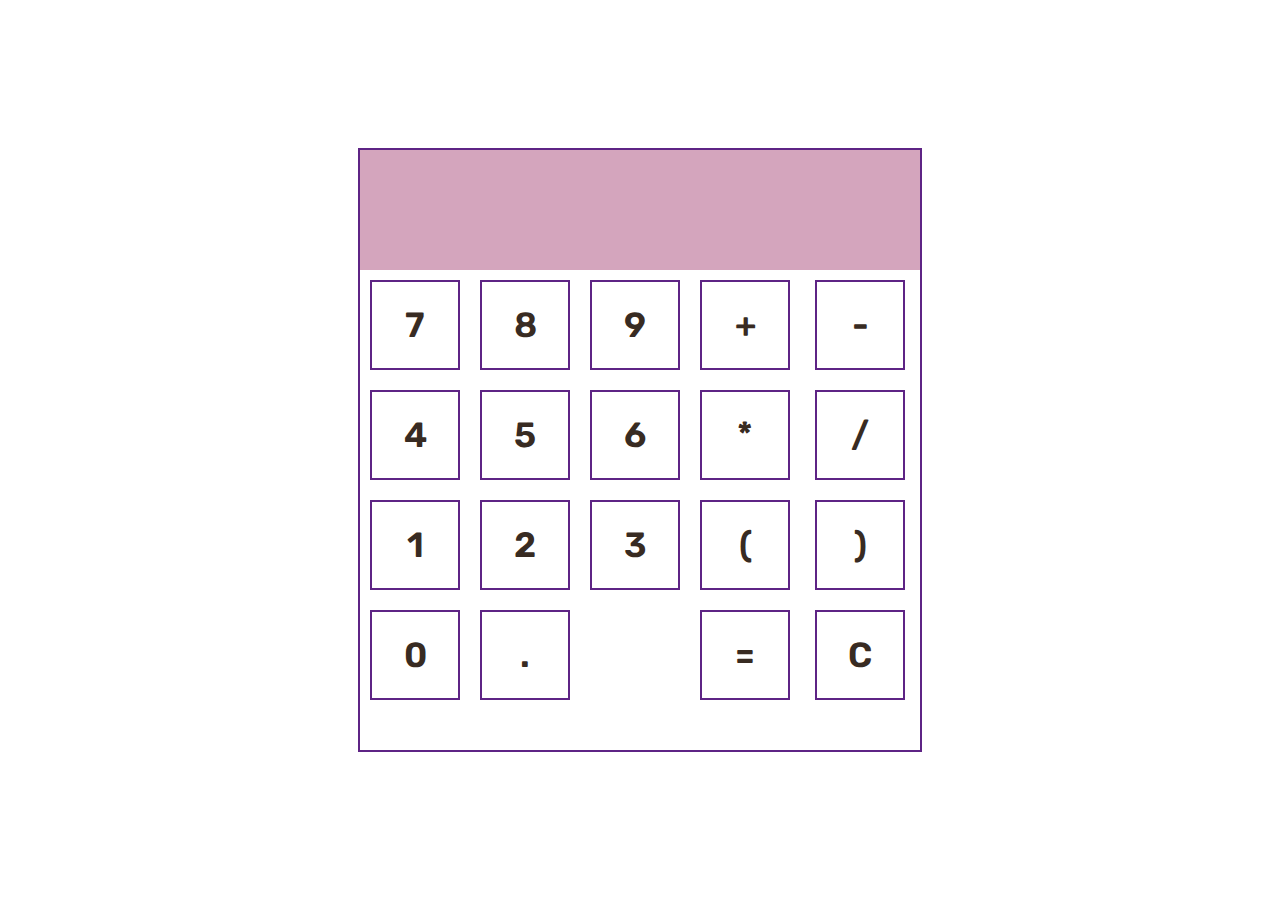
<file: calc/index.html>
<!DOCTYPE html>
<html lang="ru">

<head>
    <meta charset="UTF-8">
    <meta name="viewport" content="width=device-width, initial-scale=1.0">
    <meta http-equiv="X-UA-Compatible" content="ie=edge">
    <link href="https://fonts.googleapis.com/css2?family=Orbitron&display=swap" rel="stylesheet">
    <link href="https://fonts.googleapis.com/css2?family=Prompt&display=swap" rel="stylesheet">
    <link rel="stylesheet" href="style.css">
    <script src="main.js" defer></script>
    <title>Калькулятор</title>
</head>

<body>
    <main>
        <div class="calc-container">
            <div class="screen">
                <span class="js_screen"></span>
            </div>
            <div class="buttons">
                <div class="digits">
                    <button class="key digit">7</button>
                    <button class="key digit">8</button>
                    <button class="key digit">9</button>
                    <button class="key digit">4</button>
                    <button class="key digit">5</button>
                    <button class="key digit">6</button>
                    <button class="key digit">1</button>
                    <button class="key digit">2</button>
                    <button class="key digit">3</button>
                    <button class="key digit">0</button>
                    <button class="key digit">.</button>
                </div>
                <div class="other">
                    <button class="key operation">+</button>
                    <button class="key operation">-</button>
                    <button class="key operation">*</button>
                    <button class="key operation">/</button>
                    <button class="key bracket">(</button>
                    <button class="key bracket">)</button>
                    <button class="key result">=</button>
                    <button class="key clear">C</button>
                </div>
            </div>
        </div>
    </main>
</body>

</html>
</file>
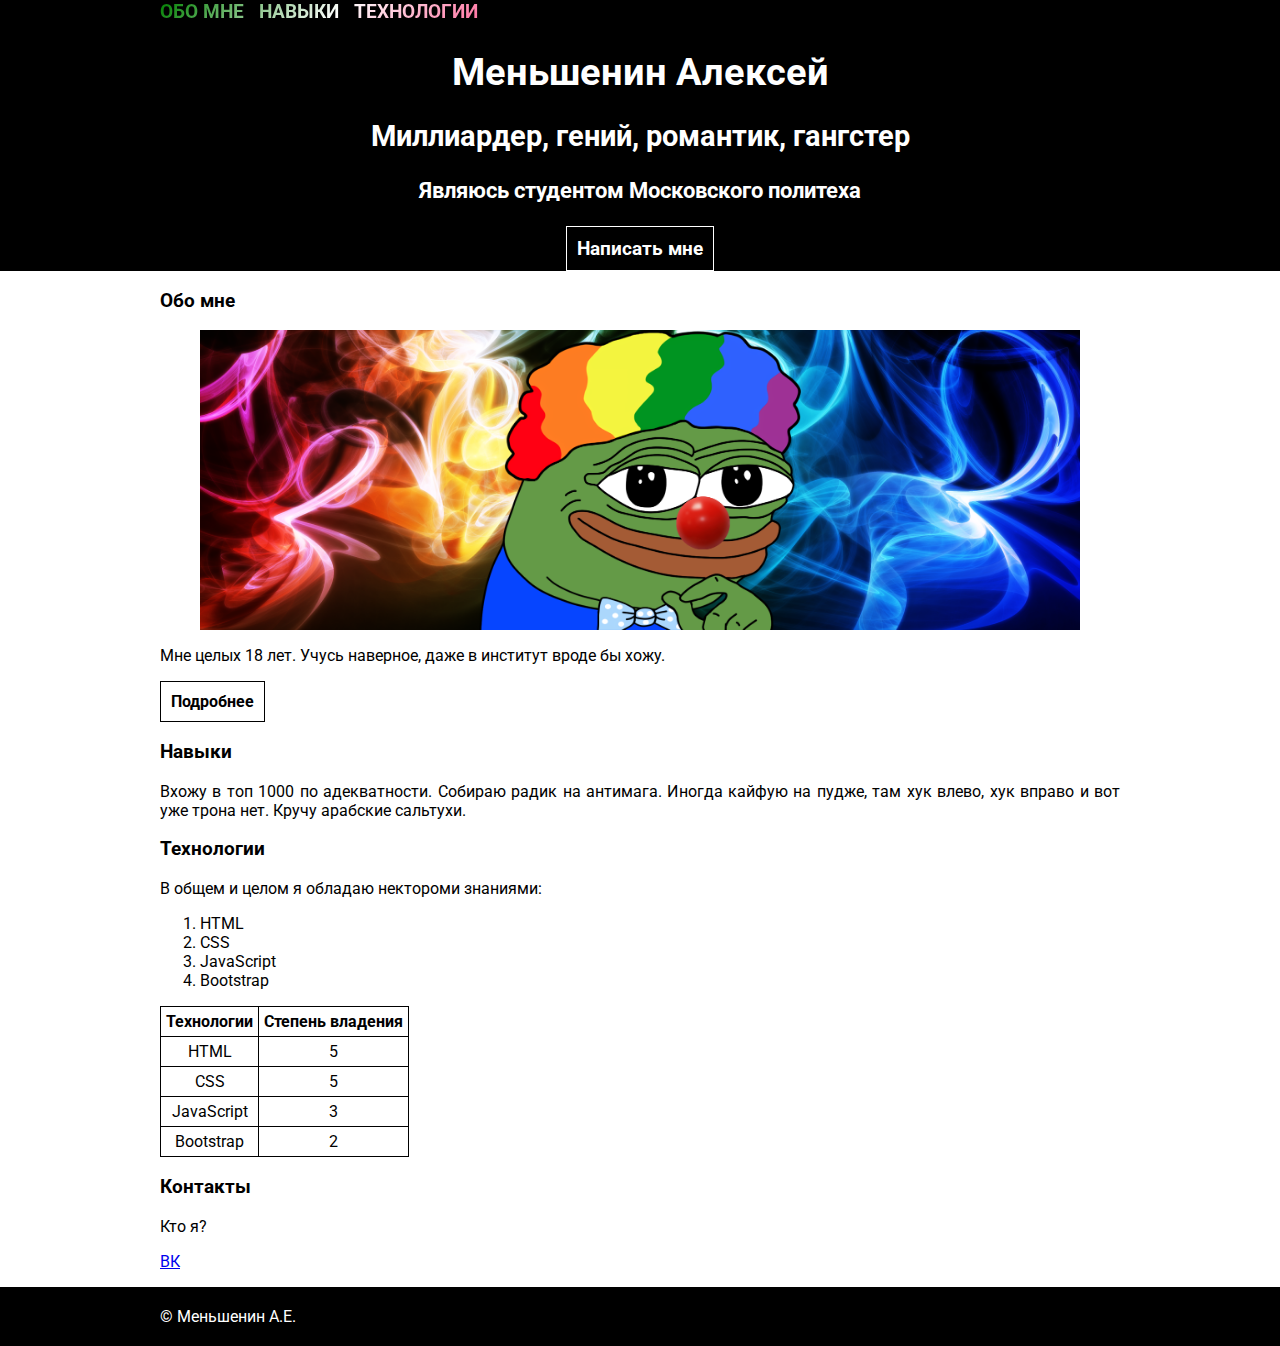
<file: lab1/index.html>
<!DOCTYPE HTML>
<html lang="ru">

	<head>
		<meta charset="UTF-8">
		<title>Веб-разработчик</title>
		<link rel="stylesheet" href="style.css">
		<link rel="preconnect" href="https://fonts.googleapis.com">
		<link rel="preconnect" href="https://fonts.gstatic.com" crossorigin>
		<link href="https://fonts.googleapis.com/css2?family=Roboto&display=swap" rel="stylesheet">
	</head>

	<body>

		<header class="header">
			<div class="container">
				<nav class="main-menu">
					<ul>
						<li><a href="#about">Обо мне</a></li>
						<li><a href="#skills">Навыки</a></li>
						<li><a href="#techologies">Технологии</a></li>
					</ul>
				</nav>
				<div class="text-align">
					<h1>Меньшенин Алексей</h1>
					<h2>Миллиардер, гений, романтик, гангстер</h2>
					<h3>Являюсь студентом Московского политеха</h3>
					<a class="btn contact-me-btn" href="mailto:bob.199.bk@gmail.com">Написать мне</a>
				</div>
			</div>
		</header>

		<main>
			<div class="container">
				<section id="about">
					<h3>Обо мне</h3>

					<figure class="avatar">
						<img src="images/person.png" alt="person">
					</figure>

					<p>Мне целых 18 лет. Учусь наверное, даже в институт вроде бы хожу.</p>

					<a class="btn" href="about.html">Подробнее</a>
				</section>

				<section id="skills">
					<h3>Навыки</h3>

					<p>Вхожу в топ 1000 по адекватности. Собираю радик на антимага. Иногда кайфую на пудже, там хук влево, хук вправо и вот уже трона нет. Кручу арабские сальтухи.</p>
				</section>


				<section id="techologies">
					<h3>Технологии</h3>

					<p>В общем и целом я обладаю нектороми знаниями:</p>

					<ol>
						<li>HTML</li>
						<li>CSS</li>
						<li>JavaScript</li>
						<li>Bootstrap</li>
					</ol>

					<table>
						<thead>
							<tr>
								<th>Технологии</th>
								<th>Степень владения</th>
							</tr>
						</thead>
						<tbody>
							<tr>
								<td>HTML</td>
								<td>5</td>
							</tr>
							<tr>
								<td>CSS</td>
								<td>5</td>
							</tr>
							<tr>
								<td>JavaScript</td>
								<td>3</td>
							</tr>
							<tr>
								<td>Bootstrap</td>
								<td>2</td>
							</tr>
						</tbody>
					</table>
				</section>
			<div class="kk">
				<section id="contacts">
					<h3>Контакты</h3>
					<p>Кто я?</p>
					<ul>
						<li><a href="https://vk.com/yoblaz3" target="_blank">ВК</a></li>
					</ul>
			</div>
		</main>

		<footer class="footer">
			<div class="container">
				&copy; Меньшенин А.Е.
			</div>
		</footer>

	</body>

</html>
</file>
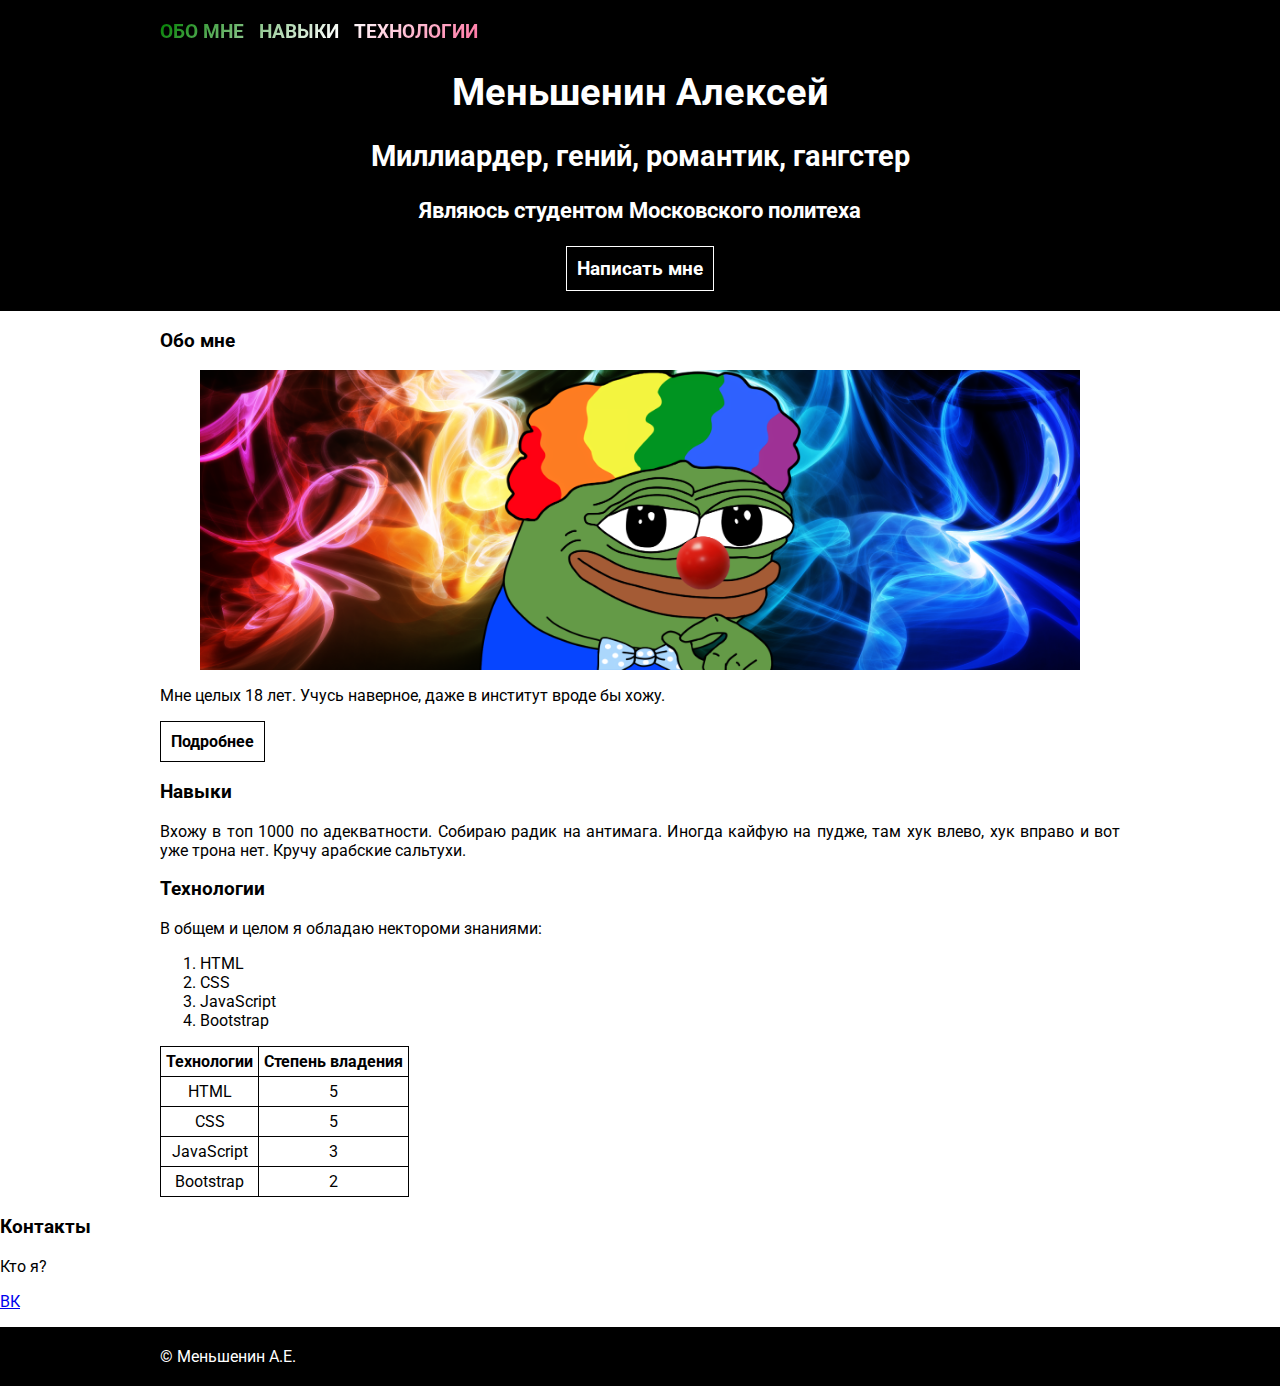
<file: lab1_upd/index.html>
<!DOCTYPE HTML>
<html lang="ru">

	<head>
		<meta charset="UTF-8">
		<title>Веб-разработчик</title>
		<link rel="stylesheet" href="style.css">
		<link rel="preconnect" href="https://fonts.googleapis.com">
		<link rel="preconnect" href="https://fonts.gstatic.com" crossorigin>
		<link href="https://fonts.googleapis.com/css2?family=Roboto&display=swap" rel="stylesheet">
	</head>

	<body>

		<header class="header">
			<div class="container">
				<nav class="main-menu">
					<ul>
						<li><a href="#about">Обо мне</a></li>
						<li><a href="#skills">Навыки</a></li>
						<li><a href="#techologies">Технологии</a></li>
					</ul>
				</nav>
				<div class="text-align">
					<h1>Меньшенин Алексей</h1>
					<h2>Миллиардер, гений, романтик, гангстер</h2>
					<h3>Являюсь студентом Московского политеха</h3>
					<a class="btn contact-me-btn" href="mailto:bob.199.bk@gmail.com">Написать мне</a>
				</div>
			</div>
		</header>

		<main>
			<div class="container">
				<section id="about">
					<h3>Обо мне</h3>

					<figure class="avatar">
						<img src="images/person.png" alt="person">
					</figure>

					<p>Мне целых 18 лет. Учусь наверное, даже в институт вроде бы хожу.</p>

					<a class="btn" href="about.html">Подробнее</a>
				</section>

				<section id="skills">
					<h3>Навыки</h3>

					<p>Вхожу в топ 1000 по адекватности. Собираю радик на антимага. Иногда кайфую на пудже, там хук влево, хук вправо и вот уже трона нет. Кручу арабские сальтухи.</p>
				</section>


				<section id="techologies">
					<h3>Технологии</h3>

					<p>В общем и целом я обладаю нектороми знаниями:</p>

					<ol>
						<li>HTML</li>
						<li>CSS</li>
						<li>JavaScript</li>
						<li>Bootstrap</li>
					</ol>

					<table>
						<thead>
							<tr>
								<th>Технологии</th>
								<th>Степень владения</th>
							</tr>
						</thead>
						<tbody>
							<tr>
								<td>HTML</td>
								<td>5</td>
							</tr>
							<tr>
								<td>CSS</td>
								<td>5</td>
							</tr>
							<tr>
								<td>JavaScript</td>
								<td>3</td>
							</tr>
							<tr>
								<td>Bootstrap</td>
								<td>2</td>
							</tr>
						</tbody>
					</table>
				</section>
			</div>
			<div class="kk">
				<section id="contacts">
					<h3>Контакты</h3>
					<p>Кто я?</p>
					<ul>
						<li><a href="https://vk.com/yoblaz3" target="_blank">ВК</a></li>
					</ul>
				</section>
			</div>
		</main>

		<footer class="footer">
			<div class="container">
				&copy; Меньшенин А.Е.
			</div>
		</footer>

	</body>

</html>
</file>
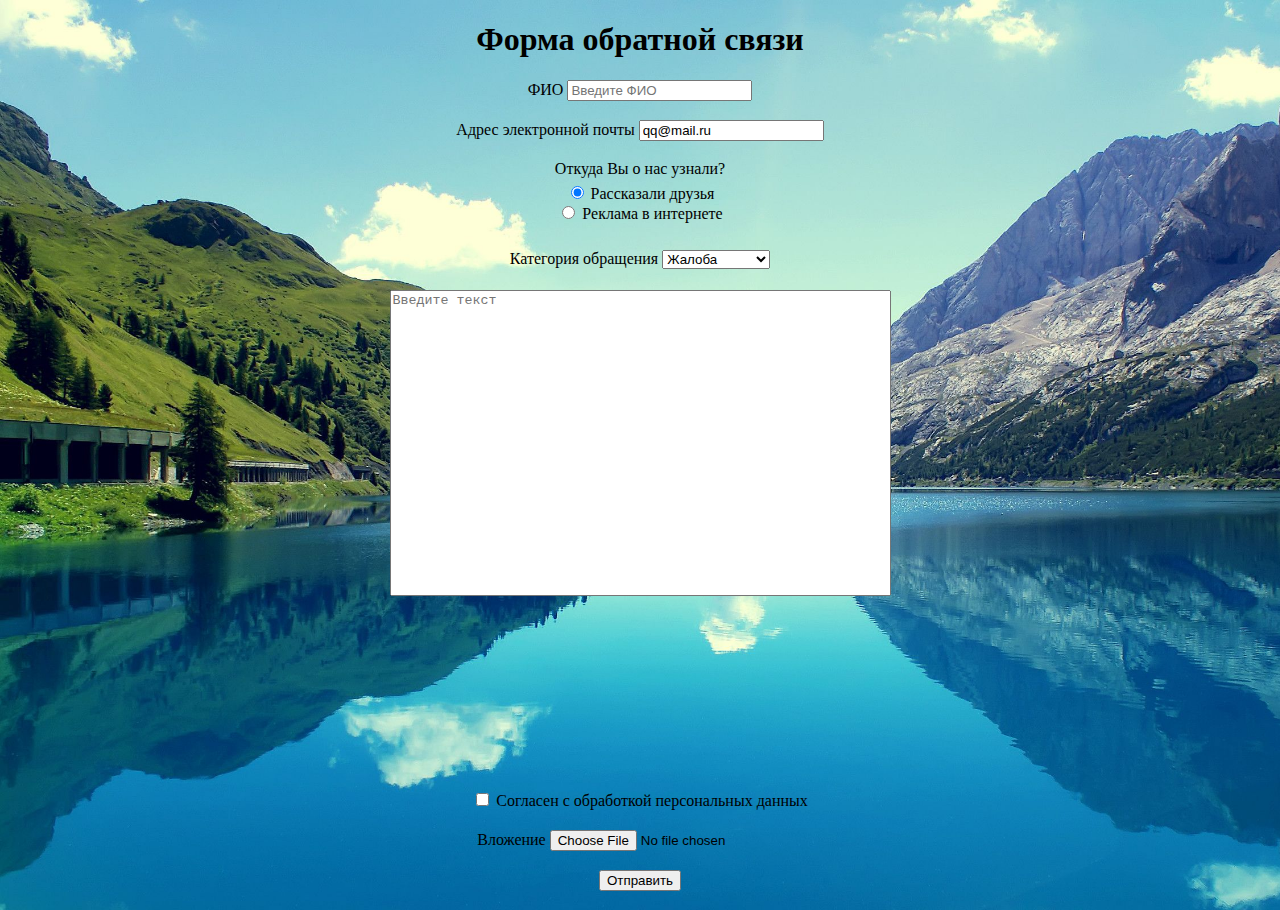
<file: lab2/index.html>
<!DOCTYPE html>
<html lang="en">
<head>
	<meta charset="UTF-8">
	<link rel="shortcut icon" type="image/x-icon" href="images/icon2.jpg">
	<link rel="stylesheet" href="style.css">
	<meta name="viewport" content="width=device-width, initial-scale=1.0">
	<title>Форма обратной связи</title>
</head>
<body>
	<main>
		<div class="header">
			<h1>Форма обратной связи</h1>
		</div>
		<form method="POST" action="http://httpbin.org/post" enctype="multipart/form-data">
			<input type="hidden" name="user_id" value="1">
			<div class="first">
				<div>
					<label for="fio">ФИО</label>
					<input type="text" name="fio" id="fio" placeholder="Введите ФИО">
				</div>
			</div>
			<div class="second">
				<div>
					<label for="email">Адрес электронной почты</label>
					<input type="email" name="email" id="email" value="qq@mail.ru" required>
				</div>
			</div>
				<div class="third">
					<fieldset>

    					<legend>Откуда Вы о нас узнали?</legend>

					    	<div>
					      	<input type="radio" id="friends" name="source" value="friends"
					             checked required>
					      	<label for="friends">Рассказали друзья</label>
					    	</div>

					    	<div>
					      	<input type="radio" id="internet" name="source" value="internet">
					      	<label for="internet" required>Реклама в интернете</label>
					   	 </div>

					</fieldset>
				</div>
				<div class="fourth">
				<div>
						<label for="category">Категория обращения</label>
						<select name="category_id" id="category">
							<option value="1">Жалоба</option>
							<option value="2">Предложение</option>
						</select>
					</div>
				</div>
				<div class="fifth">
					<div>
						<label for="msg"></label>
						<textarea name="msg" id="msg" cols="60" rows="20" placeholder="Введите текст"></textarea>
					</div>
				</div>
				<div class="sixth">
					<div>
						<input type="checkbox" name="agreement" id="agreement" required value="true">
						<label for="agreement">Согласен с обработкой персональных данных</label>
					</div>
				</div>
				<div class="seventh">
					<div>
						<label for="attachment">Вложение</label>
						<input type="file" name="attachment" id="attachment">
					</div>
			</div>
			<div class="eighth">
				<button type="submit">Отправить</button>
			</div>
		</form>
	</main>
</body>
</html>
</file>
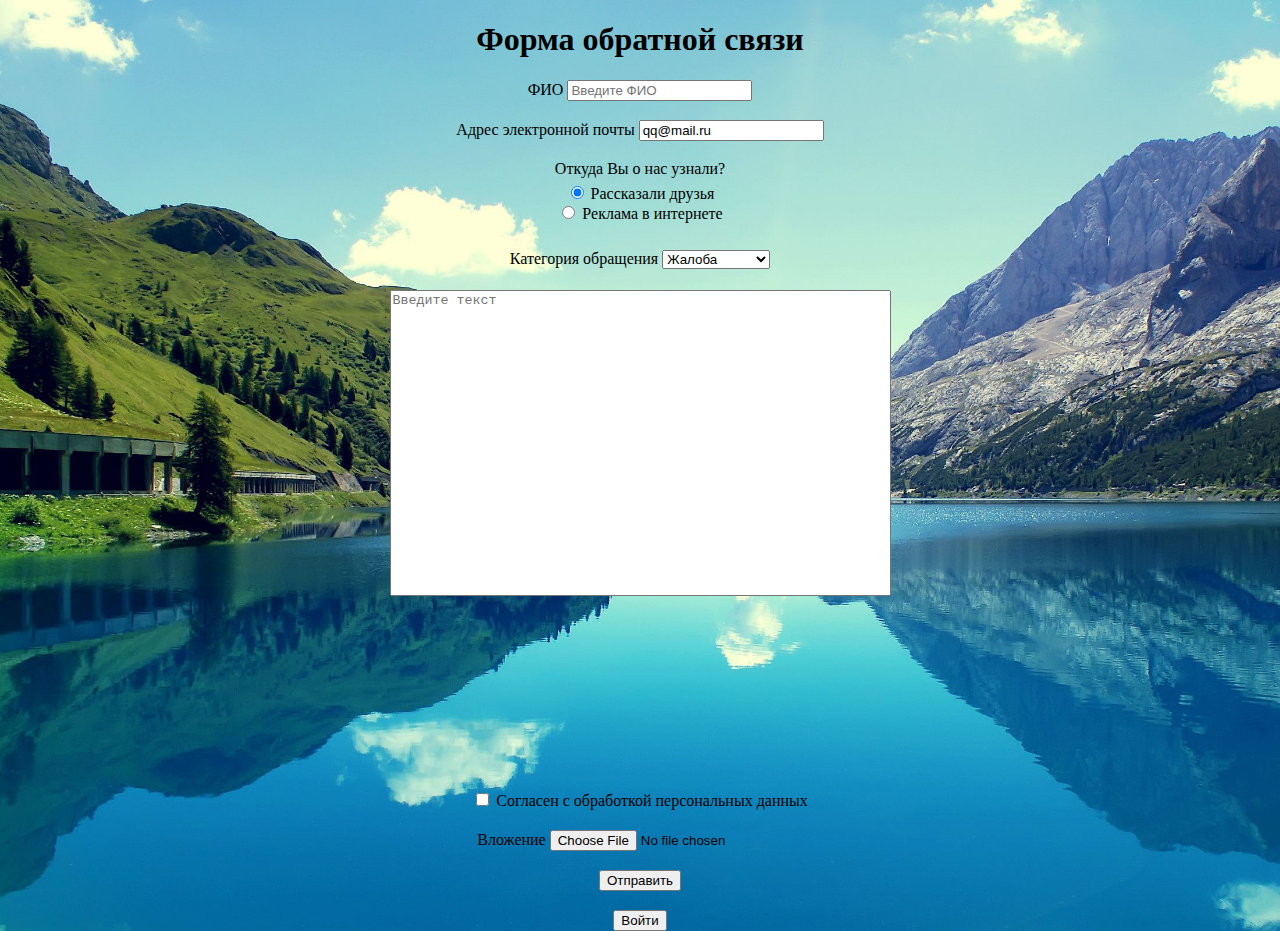
<file: lab2_upd/index.html>
<!DOCTYPE html>
<html lang="en">
<head>
	<meta charset="UTF-8">
	<link rel="shortcut icon" type="image/x-icon" href="images/icon2.jpg">
	<link rel="stylesheet" href="style.css">
	<meta name="viewport" content="width=device-width, initial-scale=1.0">
	<title>Форма обратной связи</title>
</head>
<body>
	<main>
		<div class="header">
			<h1>Форма обратной связи</h1>
		</div>
		<form method="POST" action="http://httpbin.org/post" enctype="multipart/form-data">
			<input type="hidden" name="user_id" value="1">
			<div class="first">
				<div>
					<label for="fio">ФИО</label>
					<input type="text" name="fio" id="fio" placeholder="Введите ФИО">
				</div>
			</div>
			<div class="second">
				<div>
					<label for="email">Адрес электронной почты</label>
					<input type="email" name="email" id="email" value="qq@mail.ru" required>
				</div>
			</div>
				<div class="third">
					<fieldset>

    					<legend>Откуда Вы о нас узнали?</legend>

					    	<div>
					      	<input type="radio" id="friends" name="source" value="friends"
					             checked required>
					      	<label for="friends">Рассказали друзья</label>
					    	</div>

					    	<div>
					      	<input type="radio" id="internet" name="source" value="internet">
					      	<label for="internet" required>Реклама в интернете</label>
					   	 </div>

					</fieldset>
				</div>
				<div class="fourth">
				<div>
						<label for="category">Категория обращения</label>
						<select name="category_id" id="category">
							<option value="1">Жалоба</option>
							<option value="2">Предложение</option>
						</select>
					</div>
				</div>
				<div class="fifth">
					<div>
						<label for="msg"></label>
						<textarea name="msg" id="msg" cols="60" rows="20" placeholder="Введите текст"></textarea>
					</div>
				</div>
				<div class="sixth">
					<div>
						<input type="checkbox" name="agreement" id="agreement" required value="true">
						<label for="agreement">Согласен с обработкой персональных данных</label>
					</div>
				</div>
				<div class="seventh">
					<div>
						<label for="attachment">Вложение</label>
						<input type="file" name="attachment" id="attachment">
					</div>
			</div>
			<div class="eighth">
				<button type="submit">Отправить</button>
			</div>
		</form>
		<form action="login.html" target="_blank">
			<button>Войти</button>
		</form>
	</main>
</body>
</html>
</file>
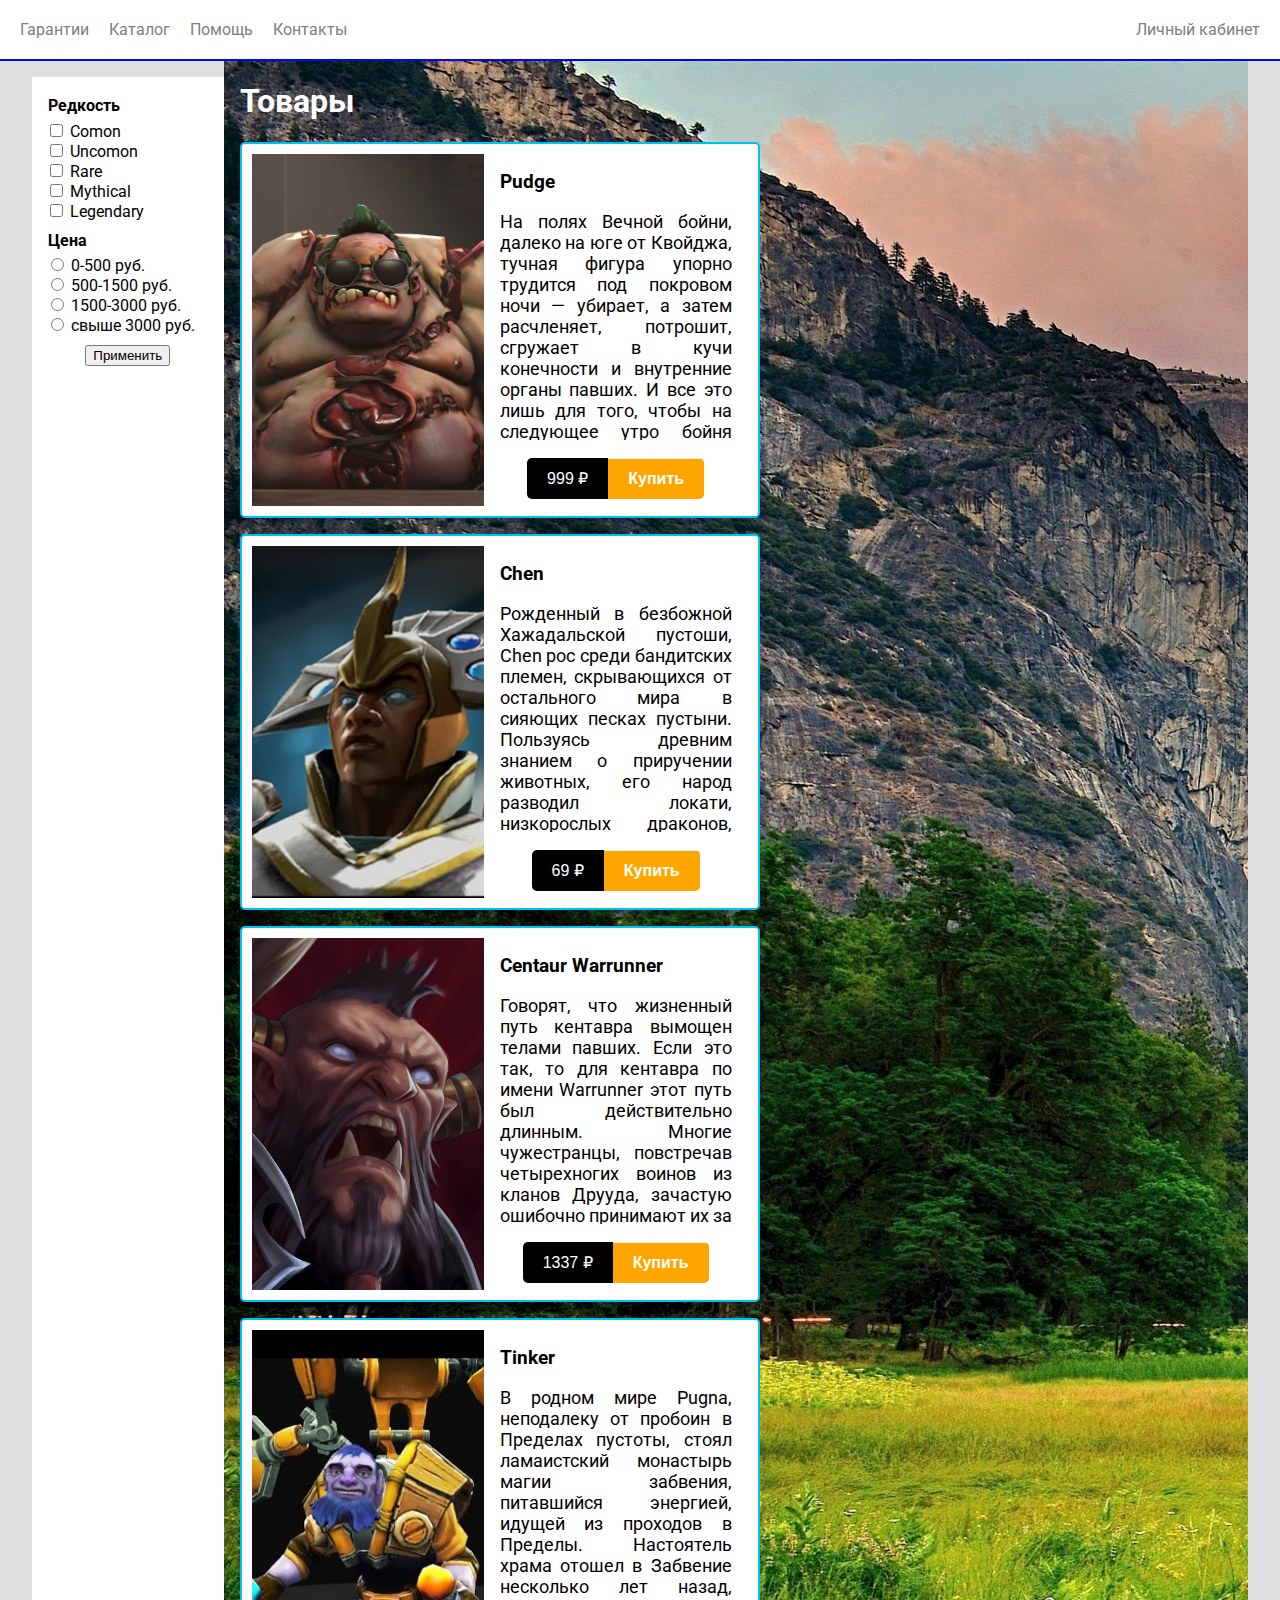
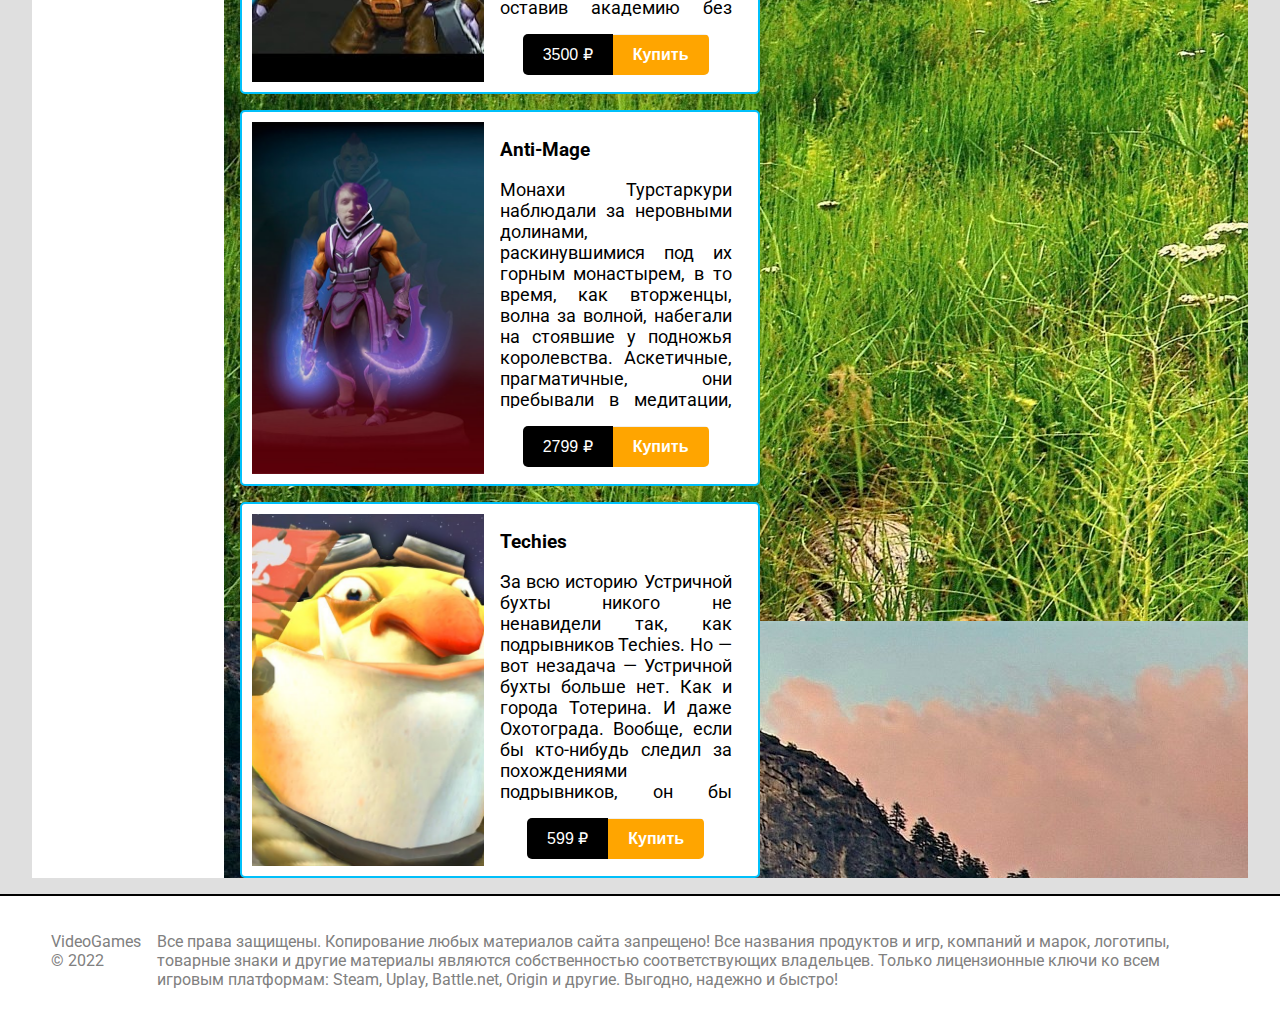
<file: Lab3/index.html>
<!DOCTYPE html>
<html lang="ru">
<head>
	<meta charset="UTF-8">
	<meta name="viewport" content="width=device-width, initial-scale=1.0">
	<link rel="stylesheet" href="style.css">
	<link rel="preconnect" href="https://fonts.googleapis.com">
	<link rel="preconnect" href="https://fonts.gstatic.com" crossorigin>
	<link href="https://fonts.googleapis.com/css2?family=Montserrat&family=Roboto&display=swap" rel="stylesheet">
	<title>Персонажи   </title>
</head>
<body>
	<header class="header">

			<nav class="main-menu">
				<ul>
					<li><a href="">Гарантии</a></li>
					<li><a href="">Каталог</a></li>
					<li><a href="">Помощь</a></li>
					<li><a href="">Контакты</a></li>
					<li class="profile"><a href="" >Личный кабинет</a></li>	
				</ul>
			</nav>
		
	</header>

	<main class="container">
        <aside class="sidebar">
            <form>
                <fieldset>
                    <legend>Редкость</legend>

                    <div>
                        <input type="checkbox" value="category1" name="category" id="category1">
                        <label for="category1">Comon</label>
                    </div>

                    <div>
                        <input type="checkbox" value="category2" name="category" id="category2">
                        <label for="category2">Uncomon</label>
                    </div>

                    <div>
                        <input type="checkbox" value="category3" name="category" id="category3">
                        <label for="category3">Rare</label>
                    </div>

                    <div>
                        <input type="checkbox" value="category4" name="category" id="category4">
                        <label for="category4">Mythical</label>
                    </div>

                    <div>
                        <input type="checkbox" value="category5" name="category" id="category5">
                        <label for="category5">Legendary</label>
                    </div>

                </fieldset>

                <fieldset>
                    <legend>Цена</legend>

                    <div>
                        <input type="radio" value="price1" name="genre" id="price1">
                        <label for="genre1">0-500 руб.</label>
                    </div>

                    <div>
                        <input type="radio" value="price2" name="price" id="price2">
                        <label for="price2">500-1500 руб.</label>
                    </div>

                    <div>
                        <input type="radio" value="price3" name="price" id="price3">
                        <label for="price3">1500-3000 руб.</label>
                    </div>

                    <div>
                        <input type="radio" value="price4" name="price" id="price4">
                        <label for="price4">свыше 3000 руб.</label>
                    </div>
                </fieldset>

				<div class="sidebar-btn">
                	<button type="submit">Применить</button>
                </div>
            </form>
        </aside>

        <div class="page-content">
        	<h1 class="page-content-header">Товары</h1>

        	<div class="product-list">
                <div class="product-card">
                    <div class="product-image">
                        <img src="images/pudge.jpg" alt="product">
                    </div>

                    <div class="product-details">
                        <header>Pudge</header>
                        <p class="information">
                            На полях Вечной бойни, далеко на юге от Квойджа, тучная фигура упорно трудится под покровом ночи — убирает, а затем расчленяет, потрошит, сгружает в кучи конечности и внутренние органы павших. И все это лишь для того, чтобы на следующее утро бойня могла повториться. В том проклятом мире ничто не разлагается само по себе — мертвецам никогда не суждено вернуться обратно в землю, и не важно, насколько глубока могила. Окруженный стаями птиц-падальщиков, которым нужны порезанные кусочки трупов, мясник Pudge упражняется с лезвиями, которые затачиваются от резки трупов. Вжик-вжик-тух. Плоть отсекается от костей, связки и сухожилия отрываются как кусочки мокрой бумаги. И хоть у Pudge всегда было пристрастие к мясницкому ремеслу, со временем тучный здоровяк полюбил и то, что получается, когда он заканчивает работу над трупом. Сначала кусочек мускула там, глоточек крови... Вскоре Pudge уже вгрызался в тела самых крепких существ подобно грызущей кость собаке. Даже те, кто не питает страха перед жнецом Смерти, предпочитают не связываться с мясником.
                        </p>
                        <div class="control">
                            <button class="btn">
                                <span class="price">999 &#8381;</span><span class="buy">Купить</span>
                            </button>
                        </div>
                    </div>
                </div>

                <div class="product-card">
                    <div class="product-image">
                        <img src="images/chen.jpg" alt="product">
                    </div>

                    <div class="product-details">
                        <header>Chen</header>
                        <p class="information">
                            Рожденный в безбожной Хажадальской пустоши, Chen рос среди бандитских племен, скрывающихся от остального мира в сияющих песках пустыни. Пользуясь древним знанием о приручении животных, его народ разводил локати, низкорослых драконов, выжигающих стеклянные трубы из песка, чтобы дважды в год наполнять их дождевой водой. Из-за постоянного недостатка воды и пищи эти племена постоянно враждовали между собой. И однажды его клан совершил непростительную ошибку, напав не на тот караван. В этой неравной схватке клан Chen был побежден. Латные рыцари не сдерживали себя при нападении локати. Следом за драконами пали и члены клана. Chen боролся, бился, дрался и погиб... или мог погибнуть. Поверженный, он стоял на коленях и смиренно глядел своей судьбе в глаза. Восхищенный храбростью юнца, палач убрал свой клинок. Ему пообещали даровать жизнь, если он примет веру. Chen со всей душой схватился за эту возможность. Он присоединился к церкви и облачился в латные доспехи. И c тех пор с непоколебимой верой и превосходным умением приручать животных он выискивает неверных и вершит над ними их последний суд.
                        </p>
                        <div class="control">
                            <button class="btn">
                                <span class="price">69 &#8381;</span><span class="buy">Купить</span>
                            </button>
                        </div>
                    </div>
                </div>

                <div class="product-card">
                    <div class="product-image">
                        <img src="images/kent.jpg" alt="product">
                    </div>

                    <div class="product-details">
                        <header>Centaur Warrunner</header>
                        <p class="information">
                            Говорят, что жизненный путь кентавра вымощен телами павших. Если это так, то для кентавра по имени Warrunner этот путь был действительно длинным. Многие чужестранцы, повстречав четырехногих воинов из кланов Друуда, зачастую ошибочно принимают их за простоватых громил. У их языка нет письменной формы, культура бедна на графические символы; в музыке нет четкой структуры, а в религии — строгих правил и догм. У кентавров лучшее проявление своих мыслей и чувств — это битва. Это самовыражение в чистом виде. И если убийство среди кентавров считается искусством, то самый талантливый из их творцов — Брэдводен. Свою несокрушимую мощь он взрастил на землях Омекса, на древней арене, где тысячелетиями кланы кентавров собирались, чтобы провести гладиаторские церемонии. И чем дальше распространялась слава о нем, тем все больше зрителей со всего света прибывали, чтобы увидеть великого кентавра в действии. Всегда выходя на арену первым и уходя последним, он создавал шедевры каждым брызгом крови, каждым взмахом лезвия. Такова его поэзия крови и стали, сложный узор на бледных песках бойни. Warrunner побеждал до тех пор, пока арена не взрывалась выкриками его имени — он стал непобедимым чемпионом. Ему был вручен великий пояс Омекса, но в победе ощущалась лишь пустота. Каков же воин без постоянного вызова? Великий кентавр ускакал из Омекса в тот же день с новой целью. Для своего народа Warrunner — это величайший воин, который ступал на арену. Теперь Warrunner стремится доказать, что он — лучший воин, когда-либо живший.
                        </p>
                        <div class="control">
                            <button class="btn">
                                <span class="price">1337 &#8381;</span><span class="buy">Купить</span>
                            </button>
                        </div>
                    </div>
                </div>

                <div class="product-card">
                    <div class="product-image">
                        <img src="images/tinker.jpg" alt="product">
                    </div>

                    <div class="product-details">
                        <header>Tinker</header>
                        <p class="information">
                            В родном мире Pugna, неподалеку от пробоин в Пределах пустоты, стоял ламаистский монастырь магии забвения, питавшийся энергией, идущей из проходов в Пределы. Настоятель храма отошел в Забвение несколько лет назад, оставив академию без предводителя. Сразу же после смерти своего учителя, регенты монастыря приступили к ритуалам поиска нового воплощения своего учителя, и, в конце концов, все знаки указали на ближайшие поселения. Несколько деревень притулились в тени храма, и их улицы и площади были заполнены смехом и криками детей. Pugna, младенец тринадцати месяцев от роду, был лишь одним из множества кандидатов среди местных непосед, и в назначенный день его представили ламам вместе с еще двумя маленькими кандидатами. Детям была подана горсть поношенных реликвий, некогда принадлежавших настоятелю. Один мальчик схватил порфировую палочку, принадлежавшую ламе,... и стал ковыряться ей у себя в ноздре. Неусидчивая девчонка заграбастала амулет ламы, после чего сразу его проглотила. Pugna невозмутимо посмотрел на обоих, весело рассмеялся и испепелил их зарядами изумрудного пламени. Потом вытащил палочку и амулет из двух кучек праха, и крикнул: «Мое!». Регенты монастыря подхватили малыша на плечи, обмотали его в одеяния старого хозяина, и спешно понесли ребенка к его трону, пока у их старого нового учителя не сменилось настроение. В течение пяти лет правления Pugna, к его нескончаемому удовольствию, кучей пепла стала уже вся академия. 
                        </p>
                        <div class="control">
                            <button class="btn">
                                <span class="price">3500 &#8381;</span><span class="buy">Купить</span>
                            </button>
                        </div>
                    </div>
                </div>

                <div class="product-card">
                    <div class="product-image">
                        <img src="images/am.jpg" alt="product">
                    </div>

                    <div class="product-details">
                        <header>Anti-Mage</header>
                        <p class="information">
                            Монахи Турстаркури наблюдали за неровными долинами, раскинувшимися под их горным монастырем, в то время, как вторженцы, волна за волной, набегали на стоявшие у подножья королевства. Аскетичные, прагматичные, они пребывали в медитации, не знавшей никаких богов, засев в своем отрешенном от суетного мира высокогорном гнезде. Потом грянул легион Мертвого бога — крестоносцы, уничтожающие все местные культы и заменяющие их своей верой, родом из земель, известных лишь безжалостностью и тысячелетними войнами. Легионы мертвецов осадили Турстаркури. Две недели монастырь едва сдерживал натиск врагов, а те немногие монахи, что решили разузнать, в чем дело, восприняли нападение как попытку бесовских иллюзий отвлечь их от медитации. Они были убиты прямо на своих шелковых подстилках. Выжил лишь один молодой послушник — пилигрим, пришедший в поисках мудрости, но еще не принятый в монастырь. С ужасом он смотрел за тем, как монахи, которым он еще недавно подавал чаи и травы, гибли на своих местах, а потом присоединялись к рядам служителей Мертвого бога. Схватив охапку ценнейших священных писаний, он бежал в более безопасное место, поклявшись не только искоренить армию колдунов Мертвого бога, но и положить конец любой, какой бы то ни было, магии.
                        </p>
                        <div class="control">
                            <button class="btn">
                                <span class="price">2799 &#8381;</span><span class="buy">Купить</span>
                            </button>
                        </div>
                    </div>
                </div>

                <div class="product-card">
                    <div class="product-image">
                        <img src="images/techies.jpg" alt="product">
                    </div>

                    <div class="product-details">
                        <header>Techies</header>
                        <p class="information">
							За всю историю Устричной бухты никого не ненавидели так, как подрывников Techies. Но — вот незадача — Устричной бухты больше нет. Как и города Тотерина. И даже Охотограда. Вообще, если бы кто-нибудь следил за похождениями подрывников, он бы заметил, что там, где появляются Techies, исчезают города. Как и все остальные неизбежные бедствия, происходившие вокруг них, отправной точкой для уничтожения Устричной бухты стало изобретение. Гении пиротехники — Скви, Сплин и Спун — искали безопасный метод пробить шахты под городом взрывчаткой и создали самое диковинное свое устройство — кнопку, позволяющую зажечь фитиль издалека. Троица, решившая во что бы то ни стало испытать свое изобретение, заставила всю свою крохотную мастерскую радиоуправляемыми бочками с огненной солью. Набив тележку этими бомбами, они закопали их в пустынном поле. Спрятавшись в траншее, Сплин вдавил кнопку детонатора. Но ничего не произошло. Смутившись, он поднялся на ноги и нажимал кнопку еще и еще, пока наконец не прогремел взрыв, оставивший на поле воронку. Радостные Скви и Сплин уж было направились в сторону дома, но тут их накрыла мощная ударная волна. Сбитые с толку неожиданным взрывом, они пробрались через едкий дым и увидели, что от их мастерской остались одни руины. С неба падали куски дерева и камня, а воронка под мастерской начала углубляться. Вся Устричная бухта содрогнулась и начала оседать в шахты, а паникующие жители спасались бегством. Присев на краю своего тонущего дома, подрывники ухмылялись и хихикали, уже представляя себе, на что они способны, и совсем не думали о гневе их бывших соседей. Им было интересно только одно: а как можно сделать взрыв еще сильнее?
                        </p>
                        <div class="control">
                            <button class="btn">
                                <span class="price">599 &#8381;</span><span class="buy">Купить</span>
                            </button>
                        </div>
                    </div>
                </div>

            </div>
        </div>
      </main>

      <footer class="footer">
      	<div class="container">
      		<p class="copyright">VideoGames &copy; 2022</p>
      		<p class="law">Все права защищены. Копирование любых материалов сайта запрещено! Все названия продуктов и игр, компаний и марок, логотипы, товарные знаки и другие материалы являются собственностью соответствующих владельцев. Только лицензионные ключи ко всем игровым платформам: Steam, Uplay, Battle.net, Origin и другие. Выгодно, надежно и быстро!</p>
      	</div>
      </footer>
</body>
</html>
</file>
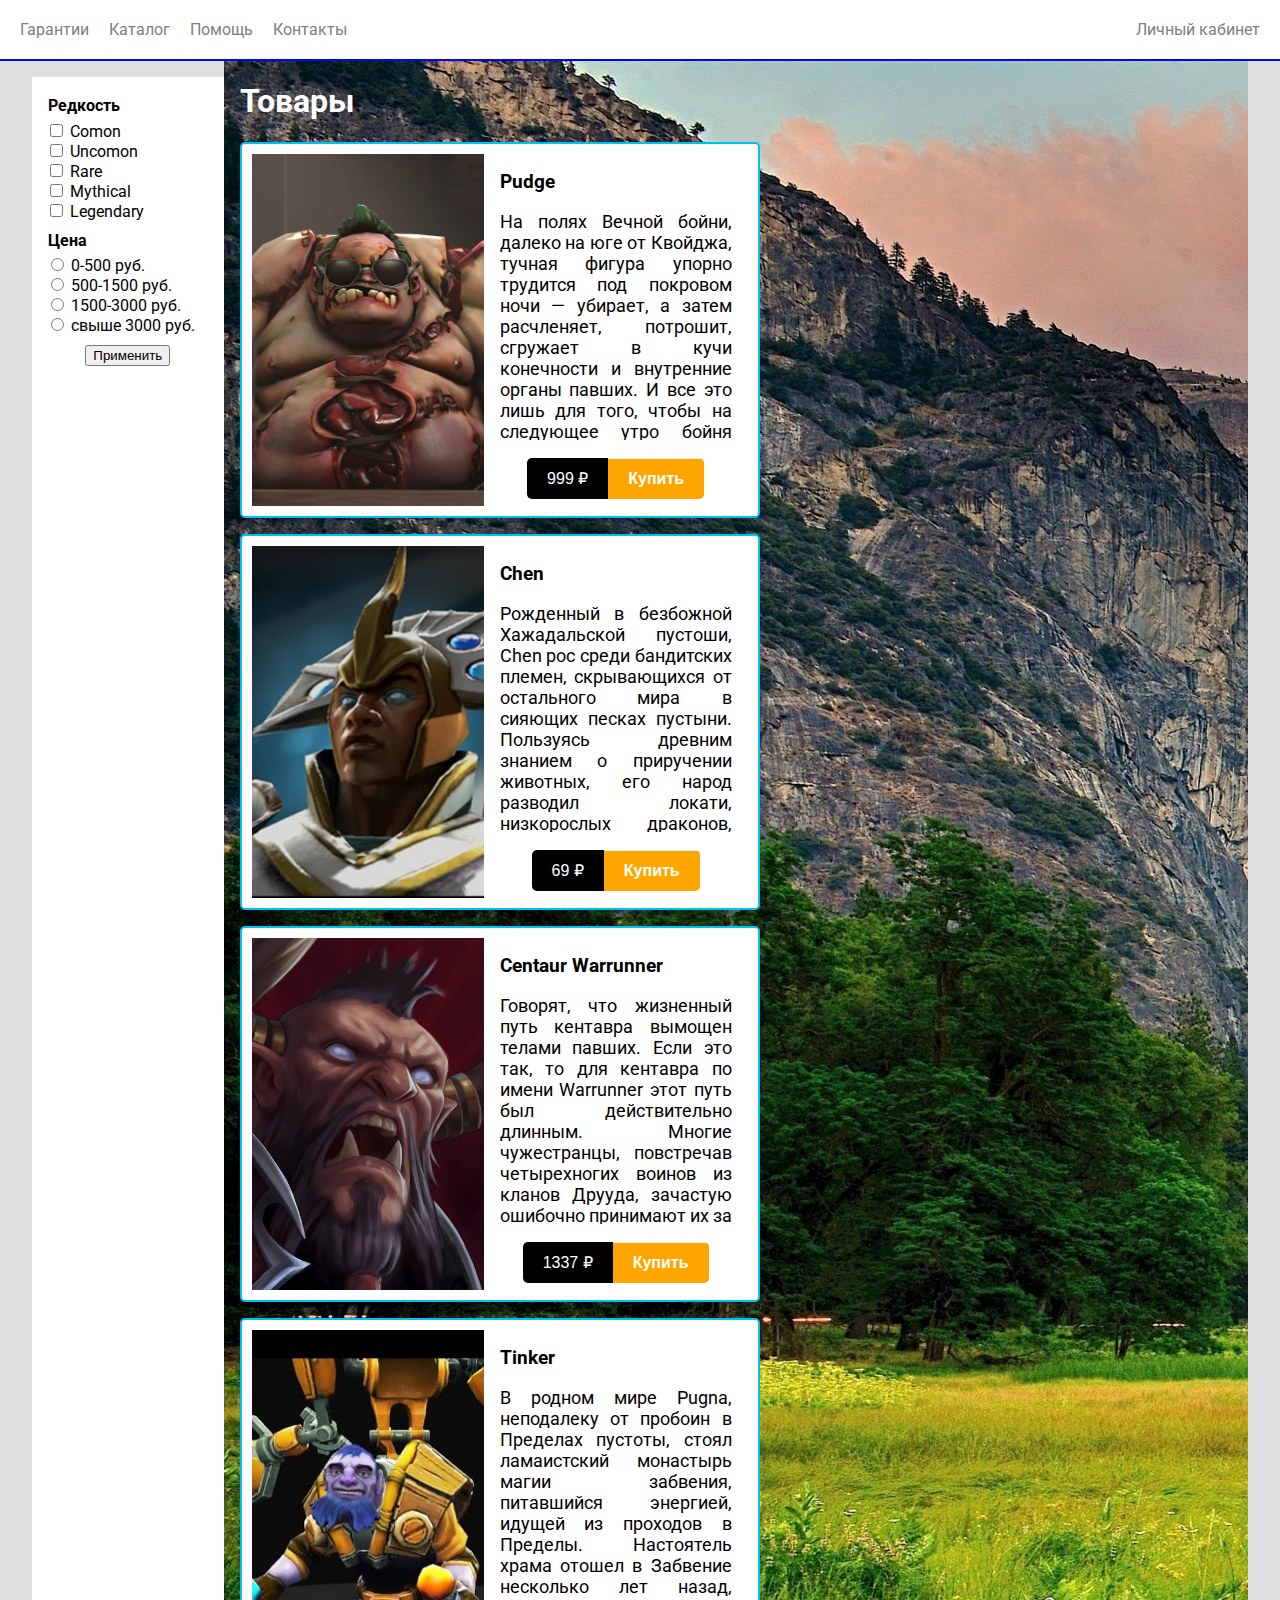
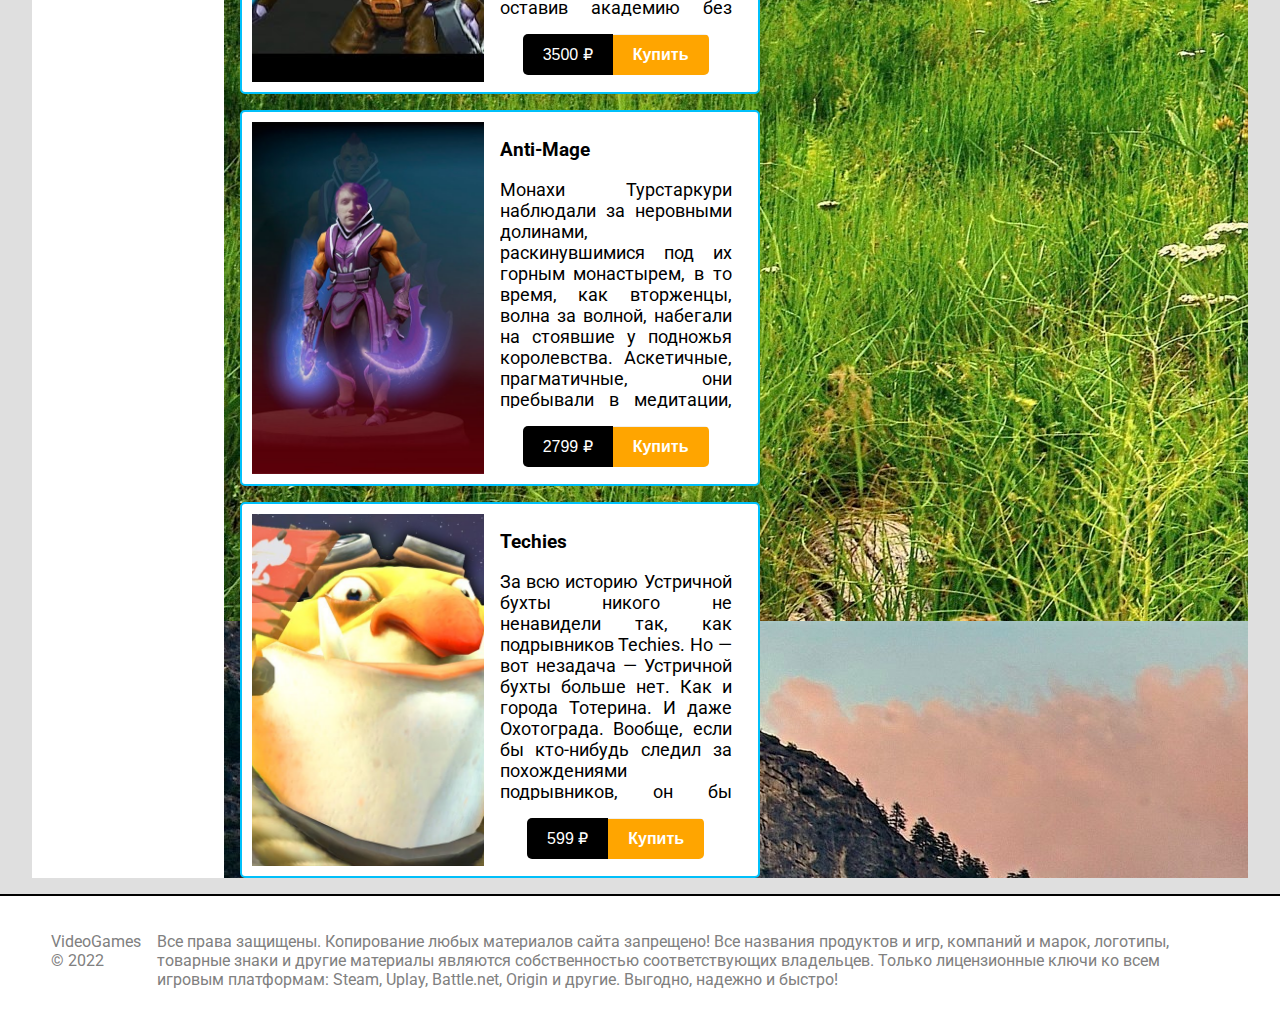
<file: lab3_upd/index.html>
<!DOCTYPE html>
<html lang="ru">
<head>
	<meta charset="UTF-8">
	<meta name="viewport" content="width=device-width, initial-scale=1.0">
	<link rel="stylesheet" href="style.css">
    <link rel="stylesheet" href="print.css" media="print">
	<link rel="preconnect" href="https://fonts.googleapis.com">
	<link rel="preconnect" href="https://fonts.gstatic.com" crossorigin>
	<link href="https://fonts.googleapis.com/css2?family=Montserrat&family=Roboto&display=swap" rel="stylesheet">
	<title>Персонажи   </title>
</head>
<body>
	<header class="header">

			<nav class="main-menu">
				<ul>
					<li><a href="">Гарантии</a></li>
					<li><a href="">Каталог</a></li>
					<li><a href="">Помощь</a></li>
					<li><a href="">Контакты</a></li>
					<li class="profile"><a href="" >Личный кабинет</a></li>	
				</ul>
			</nav>
		
	</header>

	<main class="container">
        <aside class="sidebar">
            <form>
                <fieldset>
                    <legend>Редкость</legend>

                    <div>
                        <input type="checkbox" value="category1" name="category" id="category1">
                        <label for="category1">Comon</label>
                    </div>

                    <div>
                        <input type="checkbox" value="category2" name="category" id="category2">
                        <label for="category2">Uncomon</label>
                    </div>

                    <div>
                        <input type="checkbox" value="category3" name="category" id="category3">
                        <label for="category3">Rare</label>
                    </div>

                    <div>
                        <input type="checkbox" value="category4" name="category" id="category4">
                        <label for="category4">Mythical</label>
                    </div>

                    <div>
                        <input type="checkbox" value="category5" name="category" id="category5">
                        <label for="category5">Legendary</label>
                    </div>

                </fieldset>

                <fieldset>
                    <legend>Цена</legend>

                    <div>
                        <input type="radio" value="price1" name="genre" id="price1">
                        <label for="price1">0-500 руб.</label>
                    </div>

                    <div>
                        <input type="radio" value="price2" name="price" id="price2">
                        <label for="price2">500-1500 руб.</label>
                    </div>

                    <div>
                        <input type="radio" value="price3" name="price" id="price3">
                        <label for="price3">1500-3000 руб.</label>
                    </div>

                    <div>
                        <input type="radio" value="price4" name="price" id="price4">
                        <label for="price4">свыше 3000 руб.</label>
                    </div>
                </fieldset>

				<div class="sidebar-btn">
                	<button type="submit">Применить</button>
                </div>
            </form>
        </aside>

        <div class="page-content">
        	<h1 class="page-content-header">Товары</h1>

        	<div class="product-list">
                <div class="product-card">
                    <div class="product-image">
                        <img src="images/pudge.jpg" alt="product">
                    </div>

                    <div class="product-details">
                        <header>Pudge</header>
                        <p class="information">
                            На полях Вечной бойни, далеко на юге от Квойджа, тучная фигура упорно трудится под покровом ночи — убирает, а затем расчленяет, потрошит, сгружает в кучи конечности и внутренние органы павших. И все это лишь для того, чтобы на следующее утро бойня могла повториться. В том проклятом мире ничто не разлагается само по себе — мертвецам никогда не суждено вернуться обратно в землю, и не важно, насколько глубока могила. Окруженный стаями птиц-падальщиков, которым нужны порезанные кусочки трупов, мясник Pudge упражняется с лезвиями, которые затачиваются от резки трупов. Вжик-вжик-тух. Плоть отсекается от костей, связки и сухожилия отрываются как кусочки мокрой бумаги. И хоть у Pudge всегда было пристрастие к мясницкому ремеслу, со временем тучный здоровяк полюбил и то, что получается, когда он заканчивает работу над трупом. Сначала кусочек мускула там, глоточек крови... Вскоре Pudge уже вгрызался в тела самых крепких существ подобно грызущей кость собаке. Даже те, кто не питает страха перед жнецом Смерти, предпочитают не связываться с мясником.
                        </p>
                        <div class="control">
                            <button class="btn">
                                <span class="price">999 &#8381;</span><span class="buy">Купить</span>
                            </button>
                        </div>
                    </div>
                </div>

                <div class="product-card">
                    <div class="product-image">
                        <img src="images/chen.jpg" alt="product">
                    </div>

                    <div class="product-details">
                        <header>Chen</header>
                        <p class="information">
                            Рожденный в безбожной Хажадальской пустоши, Chen рос среди бандитских племен, скрывающихся от остального мира в сияющих песках пустыни. Пользуясь древним знанием о приручении животных, его народ разводил локати, низкорослых драконов, выжигающих стеклянные трубы из песка, чтобы дважды в год наполнять их дождевой водой. Из-за постоянного недостатка воды и пищи эти племена постоянно враждовали между собой. И однажды его клан совершил непростительную ошибку, напав не на тот караван. В этой неравной схватке клан Chen был побежден. Латные рыцари не сдерживали себя при нападении локати. Следом за драконами пали и члены клана. Chen боролся, бился, дрался и погиб... или мог погибнуть. Поверженный, он стоял на коленях и смиренно глядел своей судьбе в глаза. Восхищенный храбростью юнца, палач убрал свой клинок. Ему пообещали даровать жизнь, если он примет веру. Chen со всей душой схватился за эту возможность. Он присоединился к церкви и облачился в латные доспехи. И c тех пор с непоколебимой верой и превосходным умением приручать животных он выискивает неверных и вершит над ними их последний суд.
                        </p>
                        <div class="control">
                            <button class="btn">
                                <span class="price">69 &#8381;</span><span class="buy">Купить</span>
                            </button>
                        </div>
                    </div>
                </div>

                <div class="product-card">
                    <div class="product-image">
                        <img src="images/kent.jpg" alt="product">
                    </div>

                    <div class="product-details">
                        <header>Centaur Warrunner</header>
                        <p class="information">
                            Говорят, что жизненный путь кентавра вымощен телами павших. Если это так, то для кентавра по имени Warrunner этот путь был действительно длинным. Многие чужестранцы, повстречав четырехногих воинов из кланов Друуда, зачастую ошибочно принимают их за простоватых громил. У их языка нет письменной формы, культура бедна на графические символы; в музыке нет четкой структуры, а в религии — строгих правил и догм. У кентавров лучшее проявление своих мыслей и чувств — это битва. Это самовыражение в чистом виде. И если убийство среди кентавров считается искусством, то самый талантливый из их творцов — Брэдводен. Свою несокрушимую мощь он взрастил на землях Омекса, на древней арене, где тысячелетиями кланы кентавров собирались, чтобы провести гладиаторские церемонии. И чем дальше распространялась слава о нем, тем все больше зрителей со всего света прибывали, чтобы увидеть великого кентавра в действии. Всегда выходя на арену первым и уходя последним, он создавал шедевры каждым брызгом крови, каждым взмахом лезвия. Такова его поэзия крови и стали, сложный узор на бледных песках бойни. Warrunner побеждал до тех пор, пока арена не взрывалась выкриками его имени — он стал непобедимым чемпионом. Ему был вручен великий пояс Омекса, но в победе ощущалась лишь пустота. Каков же воин без постоянного вызова? Великий кентавр ускакал из Омекса в тот же день с новой целью. Для своего народа Warrunner — это величайший воин, который ступал на арену. Теперь Warrunner стремится доказать, что он — лучший воин, когда-либо живший.
                        </p>
                        <div class="control">
                            <button class="btn">
                                <span class="price">1337 &#8381;</span><span class="buy">Купить</span>
                            </button>
                        </div>
                    </div>
                </div>

                <div class="product-card">
                    <div class="product-image">
                        <img src="images/tinker.jpg" alt="product">
                    </div>

                    <div class="product-details">
                        <header>Tinker</header>
                        <p class="information">
                            В родном мире Pugna, неподалеку от пробоин в Пределах пустоты, стоял ламаистский монастырь магии забвения, питавшийся энергией, идущей из проходов в Пределы. Настоятель храма отошел в Забвение несколько лет назад, оставив академию без предводителя. Сразу же после смерти своего учителя, регенты монастыря приступили к ритуалам поиска нового воплощения своего учителя, и, в конце концов, все знаки указали на ближайшие поселения. Несколько деревень притулились в тени храма, и их улицы и площади были заполнены смехом и криками детей. Pugna, младенец тринадцати месяцев от роду, был лишь одним из множества кандидатов среди местных непосед, и в назначенный день его представили ламам вместе с еще двумя маленькими кандидатами. Детям была подана горсть поношенных реликвий, некогда принадлежавших настоятелю. Один мальчик схватил порфировую палочку, принадлежавшую ламе,... и стал ковыряться ей у себя в ноздре. Неусидчивая девчонка заграбастала амулет ламы, после чего сразу его проглотила. Pugna невозмутимо посмотрел на обоих, весело рассмеялся и испепелил их зарядами изумрудного пламени. Потом вытащил палочку и амулет из двух кучек праха, и крикнул: «Мое!». Регенты монастыря подхватили малыша на плечи, обмотали его в одеяния старого хозяина, и спешно понесли ребенка к его трону, пока у их старого нового учителя не сменилось настроение. В течение пяти лет правления Pugna, к его нескончаемому удовольствию, кучей пепла стала уже вся академия. 
                        </p>
                        <div class="control">
                            <button class="btn">
                                <span class="price">3500 &#8381;</span><span class="buy">Купить</span>
                            </button>
                        </div>
                    </div>
                </div>

                <div class="product-card">
                    <div class="product-image">
                        <img src="images/am.jpg" alt="product">
                    </div>

                    <div class="product-details">
                        <header>Anti-Mage</header>
                        <p class="information">
                            Монахи Турстаркури наблюдали за неровными долинами, раскинувшимися под их горным монастырем, в то время, как вторженцы, волна за волной, набегали на стоявшие у подножья королевства. Аскетичные, прагматичные, они пребывали в медитации, не знавшей никаких богов, засев в своем отрешенном от суетного мира высокогорном гнезде. Потом грянул легион Мертвого бога — крестоносцы, уничтожающие все местные культы и заменяющие их своей верой, родом из земель, известных лишь безжалостностью и тысячелетними войнами. Легионы мертвецов осадили Турстаркури. Две недели монастырь едва сдерживал натиск врагов, а те немногие монахи, что решили разузнать, в чем дело, восприняли нападение как попытку бесовских иллюзий отвлечь их от медитации. Они были убиты прямо на своих шелковых подстилках. Выжил лишь один молодой послушник — пилигрим, пришедший в поисках мудрости, но еще не принятый в монастырь. С ужасом он смотрел за тем, как монахи, которым он еще недавно подавал чаи и травы, гибли на своих местах, а потом присоединялись к рядам служителей Мертвого бога. Схватив охапку ценнейших священных писаний, он бежал в более безопасное место, поклявшись не только искоренить армию колдунов Мертвого бога, но и положить конец любой, какой бы то ни было, магии.
                        </p>
                        <div class="control">
                            <button class="btn">
                                <span class="price">2799 &#8381;</span><span class="buy">Купить</span>
                            </button>
                        </div>
                    </div>
                </div>

                <div class="product-card">
                    <div class="product-image">
                        <img src="images/techies.jpg" alt="product">
                    </div>

                    <div class="product-details">
                        <header>Techies</header>
                        <p class="information">
							За всю историю Устричной бухты никого не ненавидели так, как подрывников Techies. Но — вот незадача — Устричной бухты больше нет. Как и города Тотерина. И даже Охотограда. Вообще, если бы кто-нибудь следил за похождениями подрывников, он бы заметил, что там, где появляются Techies, исчезают города. Как и все остальные неизбежные бедствия, происходившие вокруг них, отправной точкой для уничтожения Устричной бухты стало изобретение. Гении пиротехники — Скви, Сплин и Спун — искали безопасный метод пробить шахты под городом взрывчаткой и создали самое диковинное свое устройство — кнопку, позволяющую зажечь фитиль издалека. Троица, решившая во что бы то ни стало испытать свое изобретение, заставила всю свою крохотную мастерскую радиоуправляемыми бочками с огненной солью. Набив тележку этими бомбами, они закопали их в пустынном поле. Спрятавшись в траншее, Сплин вдавил кнопку детонатора. Но ничего не произошло. Смутившись, он поднялся на ноги и нажимал кнопку еще и еще, пока наконец не прогремел взрыв, оставивший на поле воронку. Радостные Скви и Сплин уж было направились в сторону дома, но тут их накрыла мощная ударная волна. Сбитые с толку неожиданным взрывом, они пробрались через едкий дым и увидели, что от их мастерской остались одни руины. С неба падали куски дерева и камня, а воронка под мастерской начала углубляться. Вся Устричная бухта содрогнулась и начала оседать в шахты, а паникующие жители спасались бегством. Присев на краю своего тонущего дома, подрывники ухмылялись и хихикали, уже представляя себе, на что они способны, и совсем не думали о гневе их бывших соседей. Им было интересно только одно: а как можно сделать взрыв еще сильнее?
                        </p>
                        <div class="control">
                            <button class="btn">
                                <span class="price">599 &#8381;</span><span class="buy">Купить</span>
                            </button>
                        </div>
                    </div>
                </div>

            </div>
        </div>
      </main>

      <footer class="footer">
      	<div class="container">
      		<p class="copyright">VideoGames &copy; 2022</p>
      		<p class="law">Все права защищены. Копирование любых материалов сайта запрещено! Все названия продуктов и игр, компаний и марок, логотипы, товарные знаки и другие материалы являются собственностью соответствующих владельцев. Только лицензионные ключи ко всем игровым платформам: Steam, Uplay, Battle.net, Origin и другие. Выгодно, надежно и быстро!</p>
      	</div>
      </footer>
</body>
</html>
</file>
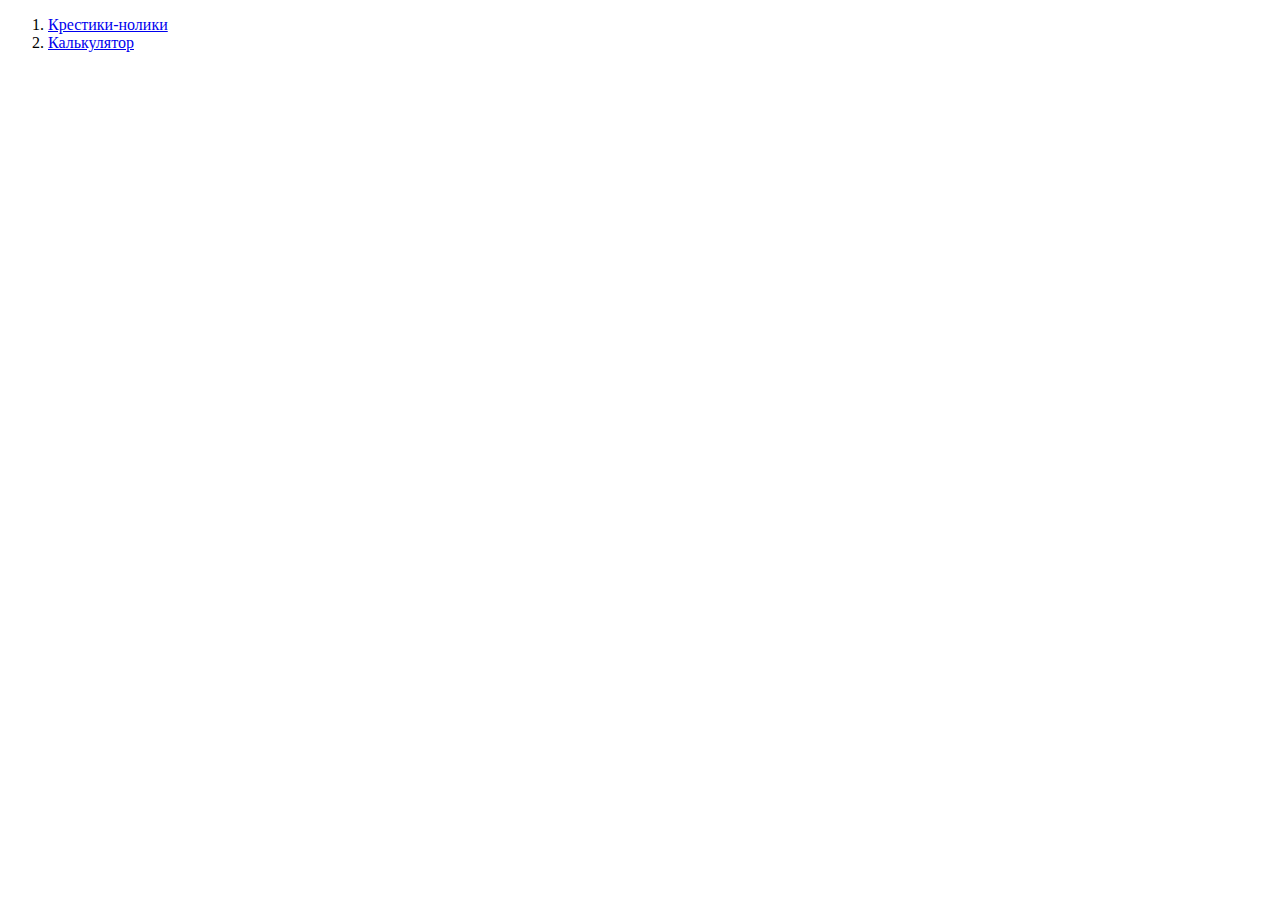
<file: lab4/index.html>
<!DOCTYPE html>
<html lang="ru">
<head>
    <meta charset="UTF-8">
    <meta name="viewport" content="width=device-width, initial-scale=1.0">
    <title>Лабораторная работа № 4 | ОВТ</title>
</head>
<body>
    <ol>
        <li>
            <a href="tic-tac-toe/tic-tac.html">Крестики-нолики</a>
        </li>
        <li>
            <a href="калькулятор/index.html">Калькулятор</a>
        </li>
    </ol>
</body>
</html>
</file>
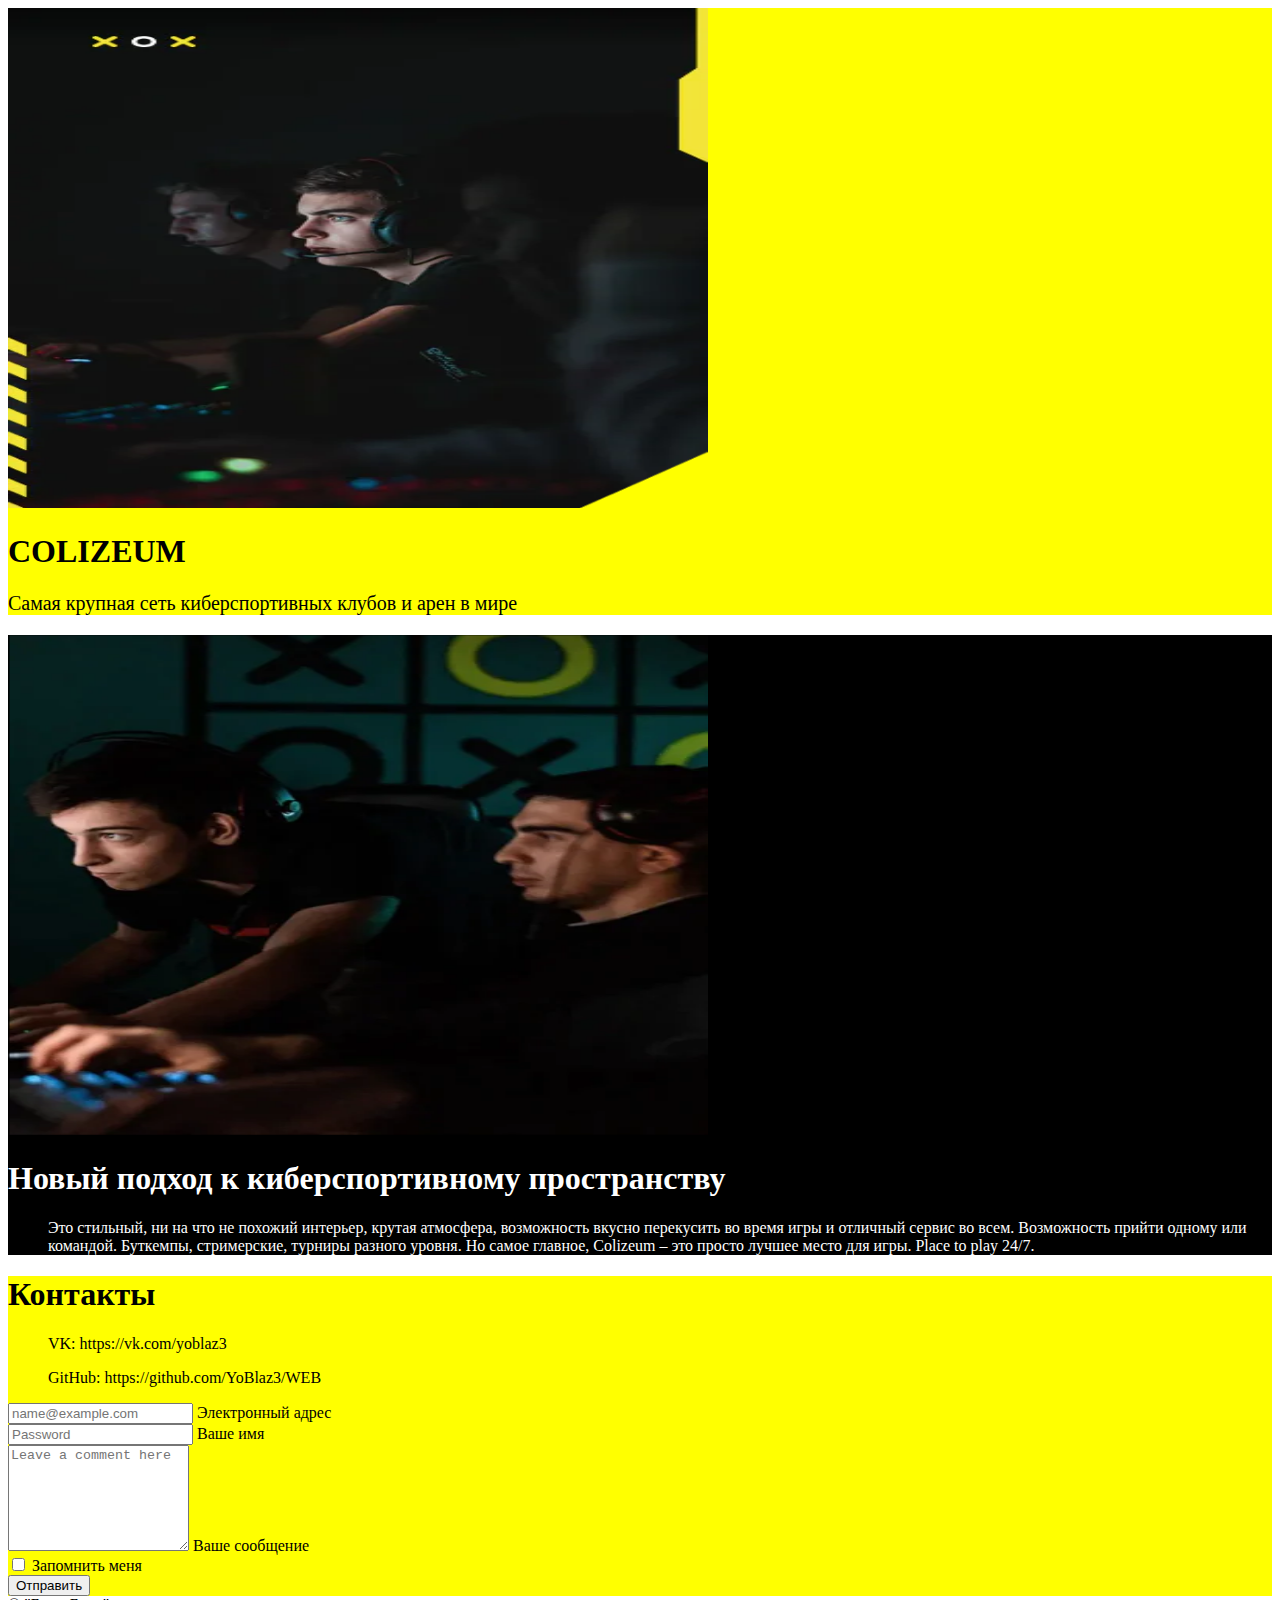
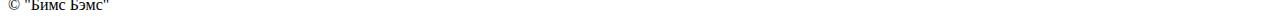
<file: lab6/index.html>
<!DOCTYPE html>
<html lang="en">

<head>
  <meta charset="UTF-8">
  <meta http-equiv="X-UA-Compatible" content="IE=edge">
  <meta name="viewport" content="width=device-width, initial-scale=1.0">
  <!-- Bootstrap 5 -->
  <link href="https://cdn.jsdelivr.net/npm/bootstrap@5.2.3/dist/css/bootstrap.min.css" rel="stylesheet"
    integrity="sha384-rbsA2VBKQhggwzxH7pPCaAqO46MgnOM80zW1RWuH61DGLwZJEdK2Kadq2F9CUG65" crossorigin="anonymous">
  <link rel="stylesheet" href="./style.css">
  <title>Л_Р_6</title>
</head>

<body>
  <section class="wrapper hero">
    <div class="container col-xxl-8 px-4 py-5">
      <div class="row flex-lg-row-reverse align-items-center g-5 py-3">
        <div class="col-10 col-sm-8 col-lg-6">
          <img src="./images/pic1.webp" class="d-block mx-lg-auto img-fluid center" alt="Bootstrap Themes" width="700"
            height="500" loading="lazy">
        </div>
        <div class="col-lg-6">
          <h1 class="display-5 fw-bold lh-1 mb-3">COLIZEUM</h1>
          <p class="lead">Самая крупная сеть киберспортивных клубов и арен в мире
          </p>
        </div>
      </div>
    </div>
  </section>
  <section class="wrapper about">
    <div class="container col-xxl-8 px-4 py-5">
      <div class="row flex-lg-row align-items-center g-5 py-3">
        <div class="col-10 col-sm-8 col-lg-6">
          <img src="./images/gallery-8.png.webp" class="d-block mx-lg-auto img-fluid center" alt="Bootstrap Themes" width="700"
            height="500" loading="lazy">
        </div>
        <div class="col-lg-6">
          <h1 class="display-4 fw-bold lh-1 mb-4 text-center">Новый подход к киберспортивному пространству</h1>
          <p class="lead">
            
            <ul>
              Это стильный, ни на что не похожий интерьер, крутая атмосфера,
              возможность вкусно перекусить во время игры и отличный сервис во всем.
              Возможность прийти одному или командой. Буткемпы, стримерские, турниры разного
              уровня. Но самое главное, Colizeum – это просто лучшее место для игры. 
              Place to play 24/7.
            </ul>
          </p>
        </div>
      </div>
    </div>
  </section>
  <section class="wrapper form">
    <div class="container col-xl-10 col-xxl-8 px-4 py-5">
      <div class="row align-items-center g-lg-5 py-5">
        <div class="col-lg-7 text-center text-lg-start">
          <h1 class="display-4 fw-bold lh-1 mb-3">Контакты</h1>
            <ul class="list__item ">VK:<a class="list__link" href="https://vk.com/yoblaz3" target="_blank">
              https://vk.com/yoblaz3</a></ul>
            <ul class="list__item">GitHub:<a class="list__link" href="https://github.com/YoBlaz3/WEB" target="_blank">
              https://github.com/YoBlaz3/WEB</a></ul>
        </div>
        <div class="col-md-8 mx-auto col-lg-5">
          <form class="p-4 p-md-5 border rounded-4 bg-white" action="https://httpbin.org/post" method="POST">
            <div class="form-floating mb-4">
              <input type="email" class="form-control" id="floatingInput" placeholder="name@example.com" name="email">
              <label for="floatingInput">Электронный адрес</label>
            </div>
            <div class="form-floating mb-4">
              <input type="text" class="form-control" id="floatingPassword" placeholder="Password" name="name">
              <label for="floatingInput">Ваше имя</label>
            </div>
            <div class="form-floating">
              <textarea class="form-control" placeholder="Leave a comment here" id="floatingTextarea2"
                style="height: 100px" name="message"></textarea>
              <label for="floatingTextarea2">Ваше сообщение</label>
            </div>
            <div class="checkbox mb-3  ">
              <label>
                <input type="checkbox" value="on" name="remember"> Запомнить меня
              </label>
            </div>
            <button class="w-100 btn btn-lg btn-dark" type="submit">Отправить</button>
          </form>
        </div>
      </div>
    </div>
  </section>
  <footer class="align-items-center py-2 my-2 border-top border-bottom">
    <span class="container text-muted">© "Бимс Бэмс"</span>
  </footer>
  <!-- Bootstrap 5 with Popper -->
  <script src="https://cdn.jsdelivr.net/npm/bootstrap@5.2.3/dist/js/bootstrap.bundle.min.js"
    integrity="sha384-kenU1KFdBIe4zVF0s0G1M5b4hcpxyD9F7jL+jjXkk+Q2h455rYXK/7HAuoJl+0I4" crossorigin="anonymous">
  </script>
</body>

</html>
</file>
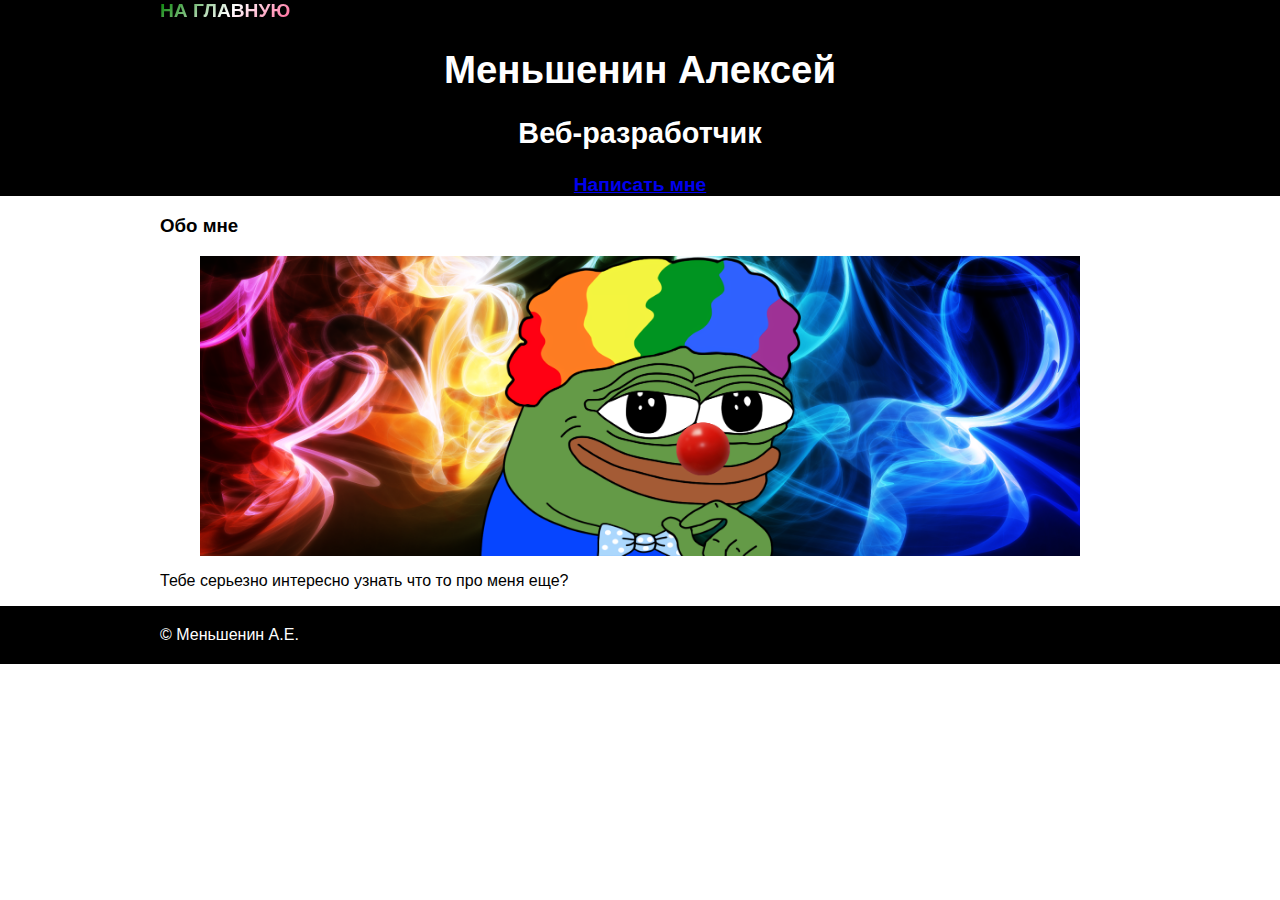
<file: lab1/about.html>
<!DOCTYPE HTML>
<html lang="ru">

	<head>
		<meta charset="UTF-8">
		<title>Веб-разработчик</title>
		<link rel="stylesheet" href="style.css">
	</head>

	<body>

		<header class="header">
			<div class="container">
				<nav class="main-menu">
					<ul>
						<li><a href="index.html">На главную</a></li>
					</ul>
				</nav>
				<div class="text-align">
					<h1>Меньшенин Алексей</h1>
					<h2>Веб-разработчик</h2>
					<a href="mailto:bob.199.bk@gmail.com">Написать мне</a>
				</div>
			</div>
		</header>

		<main>
			<div class="container">
				<section id="about">
					<h3>Обо мне</h3>

					<figure class="avatar">
						<img src="images/person.png" alt="person">
					</figure>

					<p>Тебе серьезно интересно узнать что то про меня еще?</p>
				</section>
			</div>

		</main>

		<footer class="footer">
			<div class="container">
				&copy; Меньшенин А.Е.
			</div>
		</footer>

	</body>

</html>
</file>
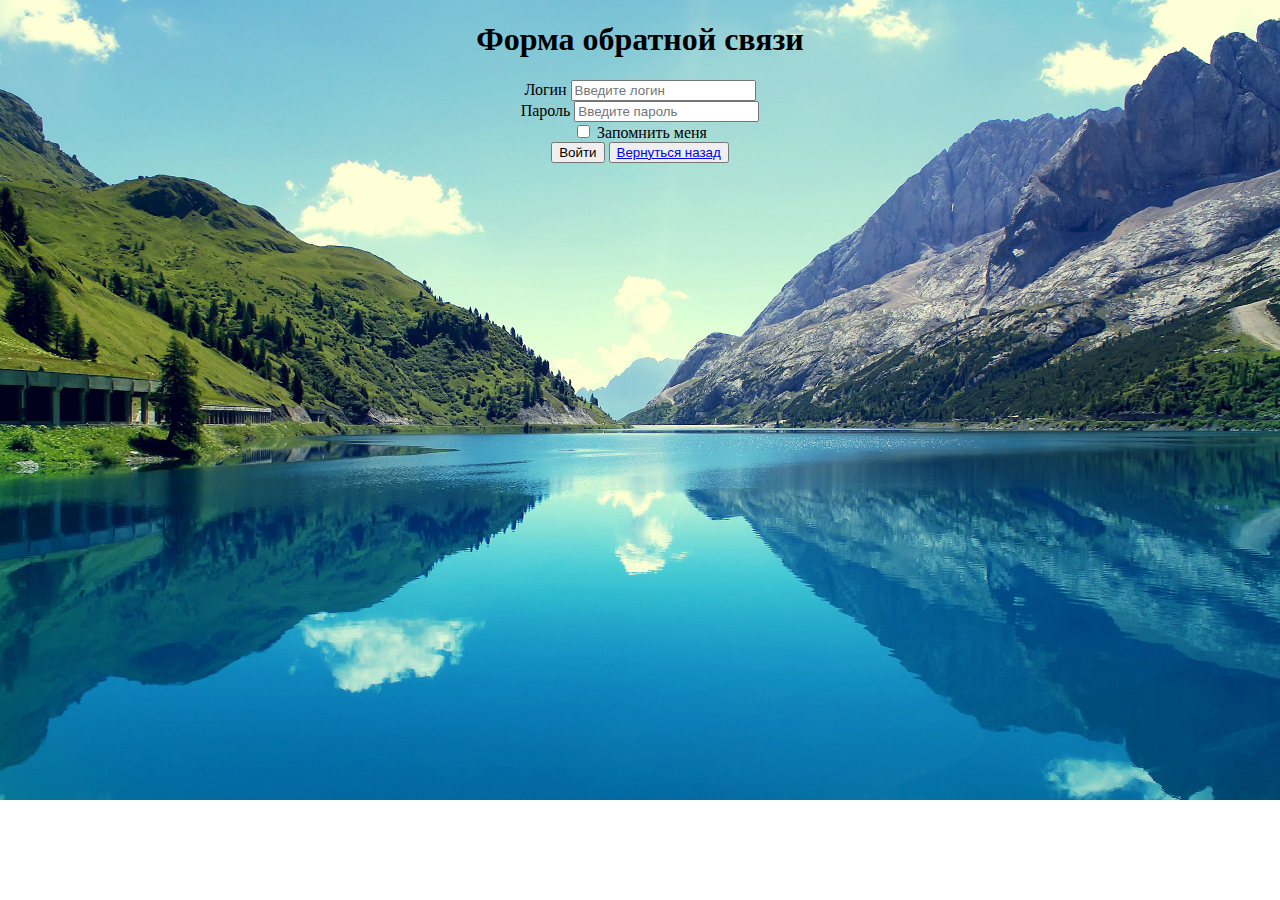
<file: lab2_upd/login.html>
<!DOCTYPE html>
<html lang="ru">
<head>
	<meta charset="UTF-8">
	<meta name="viewport" content="width=device-width, initial-scale=1.0">
	<link rel="stylesheet" href="style.css">
	<link rel="preconnect" href="https://fonts.googleapis.com">
	<link rel="preconnect" href="https://fonts.gstatic.com" crossorigin>
	<link href="https://fonts.googleapis.com/css2?family=Montserrat&family=Roboto&display=swap" rel="stylesheet">
	<title>Аутентификация</title>
</head>
<body>
	<main>

		<header class="header">		
			<h1>Форма обратной связи</h1>
		</header>


			<form method="POST" action="http://httpbin.org/post" enctype="multipart/form-data">

			<input type="hidden" name="user_id" value="1">

			<div class="auth">
				<div class="login">
					<label for="login">Логин</label>
					<input type="text" name="login" id="login" placeholder="Введите логин" required>
				</div>

				<div>
					<label for="password">Пароль</label>
					<input type="password" name="password" id="password" placeholder="Введите пароль" required>
				</div>

				<div class="remember">
					<input type="checkbox" name="remember" id="remember" value="true">
					<label for="remember">Запомнить меня</label>
				</div>
				<button type="submit" class="logbtn">Войти</button>
				<button><a href="index.html" target="_blank">Вернуться назад</a></button>
			</div>
	</main>
	
</body>
</html>
</file>
<file: calc/style.css>
@import url("https://fonts.googleapis.com/css?family=Rubik:700&display=swap");

*,
*::after,
*::before {
  padding: 0;
  margin: 0;
  box-sizing: border-box;
}

body {
  font-family: "Rubik", sans-serif;
  font-size: 1.25rem;
  line-height: 1.5;
  display: flex;
  align-items: center;
  justify-content: center;
  margin: 0;
  min-height: 100vh;
  background: #fff;
}

.calc-container {
  width: 35rem;
  height: 37.5rem;
  margin: 5rem auto;
  box-shadow: 0 0 0 2px #5e2485 ;
}

.screen {
  width: 100%;
  height: 120px;
  background-color: #d4a5bd;
  
}

.js_screen {
  display: flex;
  flex-direction: row-reverse;
  font-size: 5rem;
  padding-right: 2rem;
  width: 100%;
}

.buttons {
  display: grid;
  grid-template-columns: 330px 225px;
  height: 480px;
}

button {
  position: relative;
  display: inline-block;
  cursor: pointer;
  outline: none;
  vertical-align: middle;
  text-decoration: none;
  font-family: inherit;
}

button.key {
  font-weight: 600;
  color: #382b22;
  text-transform: uppercase;
  text-align: center;
  font-size: 35px;
  width: 90px;
  height: 90px;
  background: #ffffff;
  border: 2px solid #5e2485;
  transform-style: preserve-3d;
}

button.key::before {
  position: absolute;
  content: "";
  width: 100%;
  height: 100%;
  top: 0;
  left: 0;
  right: 0;
  bottom: 0;
}

button.key:hover {
  background: #ffe9e9;
}



.digits>.key {
  margin: 10px 5px 10px 10px;
}

.other>.key {
  margin: 10px 10px 10px 10px;
}
</file>
<file: lab1/style.css>
body {
	margin: 0;
	font-family: 'Roboto', sans-serif;
}

.header {
	background-color: black;
	color: white;
	padding: 0px 0;
	font-size: 1.2rem;
	font-weight: bold;
}

.main-menu ul {
	list-style:  none;
	margin: 0;
	padding: 0;
	text-transform: uppercase;
  	background-image: linear-gradient(
    -225deg,
    green 0%,
    white 29%,
    #ff1361 67%,
    #fff800 100%
	);
	background-size: auto auto;
  	background-clip: border-box;
  	background-size: 200% auto;
  	color: #fff;
  	background-clip: text;
  	text-fill-color: transparent;
  	-webkit-background-clip: text;
  	-webkit-text-fill-color: transparent;
 	animation: textclip 2s linear infinite;
  	display: inline-block;
	
}
@keyframes textclip {
	to {
	  background-position: 200% center;
	}
  }

.main-menu li {
	display: inline-block;
	margin-right: 10px;
}

.main-menu li:last-child {
	margin-right: 0;
}

.main-menu a {
	color: white;
	text-decoration: none;
}

.container {
	max-width: 75%;
	margin: 0 auto;
}

p {
	text-align: justify;
}

.footer {
	background-color: black;
	color: white;
	padding: 20px 0;
}

.avatar {
	text-align: center;
	height: 300px;
	background-image: url(images/background\ 1.png);
	background-repeat: no-repeat;
	background-position: center;
	background-size: cover;
}

.avatar img {
	height: 100%;
}

.text-align {
	text-align: center;
}

.btn {
	display: inline-block;
	text-decoration: none;
	color: black;
	border: 1px solid black;
	font-weight: bold;
	padding: 10px;
}

.contact-me-btn {
	color: white;
	border-color: white;
}

table {
	border-collapse: collapse;
}

th,
td {
	border: 1px solid black;
	text-align: center;
	padding: 5px;
}

.kk ul {
	list-style-type: none;
	padding-left: 0;
}
</file>
<file: lab1_upd/style.css>
body {
	margin: 0;
	font-family: 'Roboto', sans-serif;
}

.header {
	background-color: black;
	color: white;
	padding: 20px 0;
	font-size: 1.2rem;
	font-weight: bold;
}

.main-menu ul {
	list-style:  none;
	margin: 0;
	padding: 0;
	text-transform: uppercase;
  	background-image: linear-gradient(
    -225deg,
    green 0%,
    white 29%,
    #ff1361 67%,
    #fff800 100%
	);
	background-size: auto auto;
  	background-clip: border-box;
  	background-size: 200% auto;
  	color: #fff;
  	background-clip: text;
  	-text-fill-color: transparent;
  	-webkit-background-clip: text;
  	-webkit-text-fill-color: transparent;
 	animation: textclip 2s linear infinite;
  	display: inline-block;
	
}
@keyframes textclip {
	to {
	  background-position: 200% center;
	}
  }

.main-menu li {
	display: inline-block;
	margin-right: 10px;
}

.main-menu li:last-child {
	margin-right: 0;
}

.main-menu a {
	color: white;
	text-decoration: none;
}

.container {
	max-width: 75%;
	margin: 0 auto;
}

p {
	text-align: justify;
}

.footer {
	background-color: black;
	color: white;
	padding: 20px 0;
}

.avatar {
	text-align: center;
	height: 300px;
	background-image: url(images/background\ 1.png);
	background-repeat: no-repeat;
	background-position: center;
	background-size: cover;
}

.avatar img {
	height: 100%;
}

.text-align {
	text-align: center;
}

.btn {
	display: inline-block;
	text-decoration: none;
	color: black;
	border: 1px solid black;
	font-weight: bold;
	padding: 10px;
}

.contact-me-btn {
	color: white;
	border-color: white;
}

table {
	border-collapse: collapse;
}

th,
td {
	border: 1px solid black;
	text-align: center;
	padding: 5px;
}

.kk ul {
	list-style-type: none;
	padding-left: 0;
}
</file>
<file: lab2/style.css>
body{
    margin: 0;
    background-image: url(images/background2.jpg);
    background-size: 100%;
    background-repeat: no-repeat;
	background-size: cover;
    
}
.header {
	max-width: 75%;
	margin: 0 auto;
    text-align: center;
    color: black;
}

.first{
    text-align: center;
    height: 40px;
}

.second{
    text-align: center;
    height: 40px;
}

.third{
    text-align: center;
    height: 90px;
}

.fourth{
    text-align: center;
    height: 40px;
}

fieldset{
    border: 0 none;
}

.fifth{
    text-align: center;
    height: 500px;
}

textarea{
    resize: none;
}

.sixth{
    text-align: center;
    height: 40px;
}

.seventh{
    text-align: center;
    height: 40px;
}

.eighth{
    text-align: center;
    height: 40px;
}
</file>
<file: lab2_upd/style.css>
body{
    margin: 0;
    background-image: url(images/background2.jpg);
    background-size: 100%;
    background-repeat: no-repeat;
	background-size: cover;
    text-align: center;
    
}
.header {
	max-width: 75%;
	margin: 0 auto;
    text-align: center;
    color: black;
}

.first{
    text-align: center;
    height: 40px;
}

.second{
    text-align: center;
    height: 40px;
}

.third{
    text-align: center;
    height: 90px;
}

.fourth{
    text-align: center;
    height: 40px;
}

fieldset{
    border: 0 none;
}

.fifth{
    text-align: center;
    height: 500px;
}

textarea{
    resize: none;
}

.sixth{
    text-align: center;
    height: 40px;
}

.seventh{
    text-align: center;
    height: 40px;
}

.eighth{
    text-align: center;
    height: 40px;
}
</file>
<file: Lab3/style.css>
body {
	margin: 0;
	font-family: 'Montserrat', sans-serif;
	font-family: 'Roboto', sans-serif;
	background-color: rgb(223, 223, 223);
}

a {
	text-decoration: none;
	color: grey;
}

fieldset {
	border: none;
}

legend {
	font-weight: bold;
}

.header {
	background-color: white;
	padding: 1.25rem;
	border-bottom: 2px solid rgb(0, 4, 247);
}

.main-menu ul {
	display:  flex;
	justify-content: flex-start;
	list-style: none;
	margin: 0;
	padding: 0;
}

.main-menu ul li:not(:last-child) {
	margin-left: 20px;
}

.main-menu ul li:first-child {
	margin-left: 0;
}

.profile {
	margin-left: auto;
}

.container {
	display: flex;
	max-width: 95%;
	margin: 0 auto;
	
}

.sidebar {
	width: 50%;
	padding: 1.2rem 0;
	margin-top: 1rem;
	background-color: white;
}

.sidebar-btn {
	text-align: center;
}

.page-content {
	padding-left: 1rem;
	background-image: url("images/backround.jpg");
	background-image: no-repeat;
}

.products-category-header {
	margin-top: 0;
}

.product-list {
    display: flex;
    flex-wrap: wrap;
    gap: 1rem;
}

.product-card {
    display: flex;
    height: 22rem;
    width: 31rem;
    border: 2px solid rgb(0, 192, 250);
    border-radius: 5px;
    padding: 10px;
	background-color: 	white;
}

.product-image {
	float: left;
	width: 50%;
    height: 100%;
}

.product-image img{
    width: 100%;
    height: 100%;
    object-fit: cover;
}

.product-details header {
    font-weight: bold;
    font-size: 1.2rem;
}

.product-details .information {
    text-align: justify;
    font-size: 1.125rem;
    height: 65%;
    overflow: auto;
}

.control {
    text-align: center;
}

.control .btn {
    font-size: 1rem;
    color: white;
    border-radius: 5px;
    border: none;
    outline: none;
    padding: 0;
    overflow: hidden;
}

.control .btn span {
    padding: 0.7rem 1.25rem;
    display: inline-block;
}

.control .price {
    background-color: black;
}

.control .buy {
    background-color: orange;
    font-weight: bold;
}

.footer {
	background-color: white;
	color: gray;

	padding: 1.25rem;
	margin-top: 1rem;

	border-top: 2px solid black;
}

.copyright {
	margin-right: 1rem;
}

.product-details{
	float: right;
    width: 50%;
    height: 100%;
    padding: 1rem;
}

.page-content-header{
	color: white;
}
</file>
<file: lab3_upd/style.css>
body {
	margin: 0;
	font-family: 'Montserrat', sans-serif;
	font-family: 'Roboto', sans-serif;
	background-color: rgb(223, 223, 223);
}

a {
	text-decoration: none;
	color: grey;
}

fieldset {
	border: none;
}

legend {
	font-weight: bold;
}

.header {
	background-color: white;
	padding: 1.25rem;
	border-bottom: 2px solid rgb(0, 4, 247);
}

.main-menu ul {
	display:  flex;
	justify-content: flex-start;
	list-style: none;
	margin: 0;
	padding: 0;
}

.main-menu ul li:not(:last-child) {
	margin-left: 20px;
}

.main-menu ul li:first-child {
	margin-left: 0;
}

.profile {
	margin-left: auto;
}

.container {
	display: flex;
	max-width: 95%;
	margin: 0 auto;
	
}

.sidebar {
	width: 50%;
	padding: 1.2rem 0;
	margin-top: 1rem;
	background-color: white;
}

.sidebar-btn {
	text-align: center;
}

.page-content {
	padding-left: 1rem;
	background-image: url("images/backround.jpg");
}

.products-category-header {
	margin-top: 0;
}

.product-list {
    display: flex;
    flex-wrap: wrap;
    gap: 1rem;
}

.product-card {
    display: flex;
    height: 22rem;
    width: 31rem;
    border: 2px solid rgb(0, 192, 250);
    border-radius: 5px;
    padding: 10px;
	background-color: 	white;
}

.product-image {
	float: left;
	width: 50%;
    height: 100%;
}

.product-image img{
    width: 100%;
    height: 100%;
    object-fit: cover;
}

.product-details header {
    font-weight: bold;
    font-size: 1.2rem;
}

.product-details .information {
    text-align: justify;
    font-size: 1.125rem;
    height: 65%;
    overflow: auto;
}

.control {
    text-align: center;
}

.control .btn {
    font-size: 1rem;
    color: white;
    border-radius: 5px;
    border: none;
    outline: none;
    padding: 0;
    overflow: hidden;
}

.control .btn span {
    padding: 0.7rem 1.25rem;
    display: inline-block;
}

.control .price {
    background-color: black;
}

.control .buy {
    background-color: orange;
    font-weight: bold;
}

.footer {
	background-color: white;
	color: gray;

	padding: 1.25rem;
	margin-top: 1rem;

	border-top: 2px solid black;
}

.copyright {
	margin-right: 1rem;
}

.product-details{
	float: right;
    width: 50%;
    height: 100%;
    padding: 1rem;
}

.page-content-header{
	color: white;
}
</file>
<file: lab3_upd/print.css>
.sidebar,
.header,
.footer {
    display: none;
}

.structure-list {
    justify-content: center;
}

.page-content-header {
    text-align: center;
}

.control .more {
    border: 1px solid black;
    color: black;
}

.product-card{
    margin-bottom: 115px;
}
</file>
<file: lab6/style.css>
.hero,
.form {
  background-color: yellow;
}

.lead {
  font-size: 20px;
}



.list__link {
  text-decoration: none;
  color: black;
}
.about{
  background-color: black;
  color: white;
}
</file>
